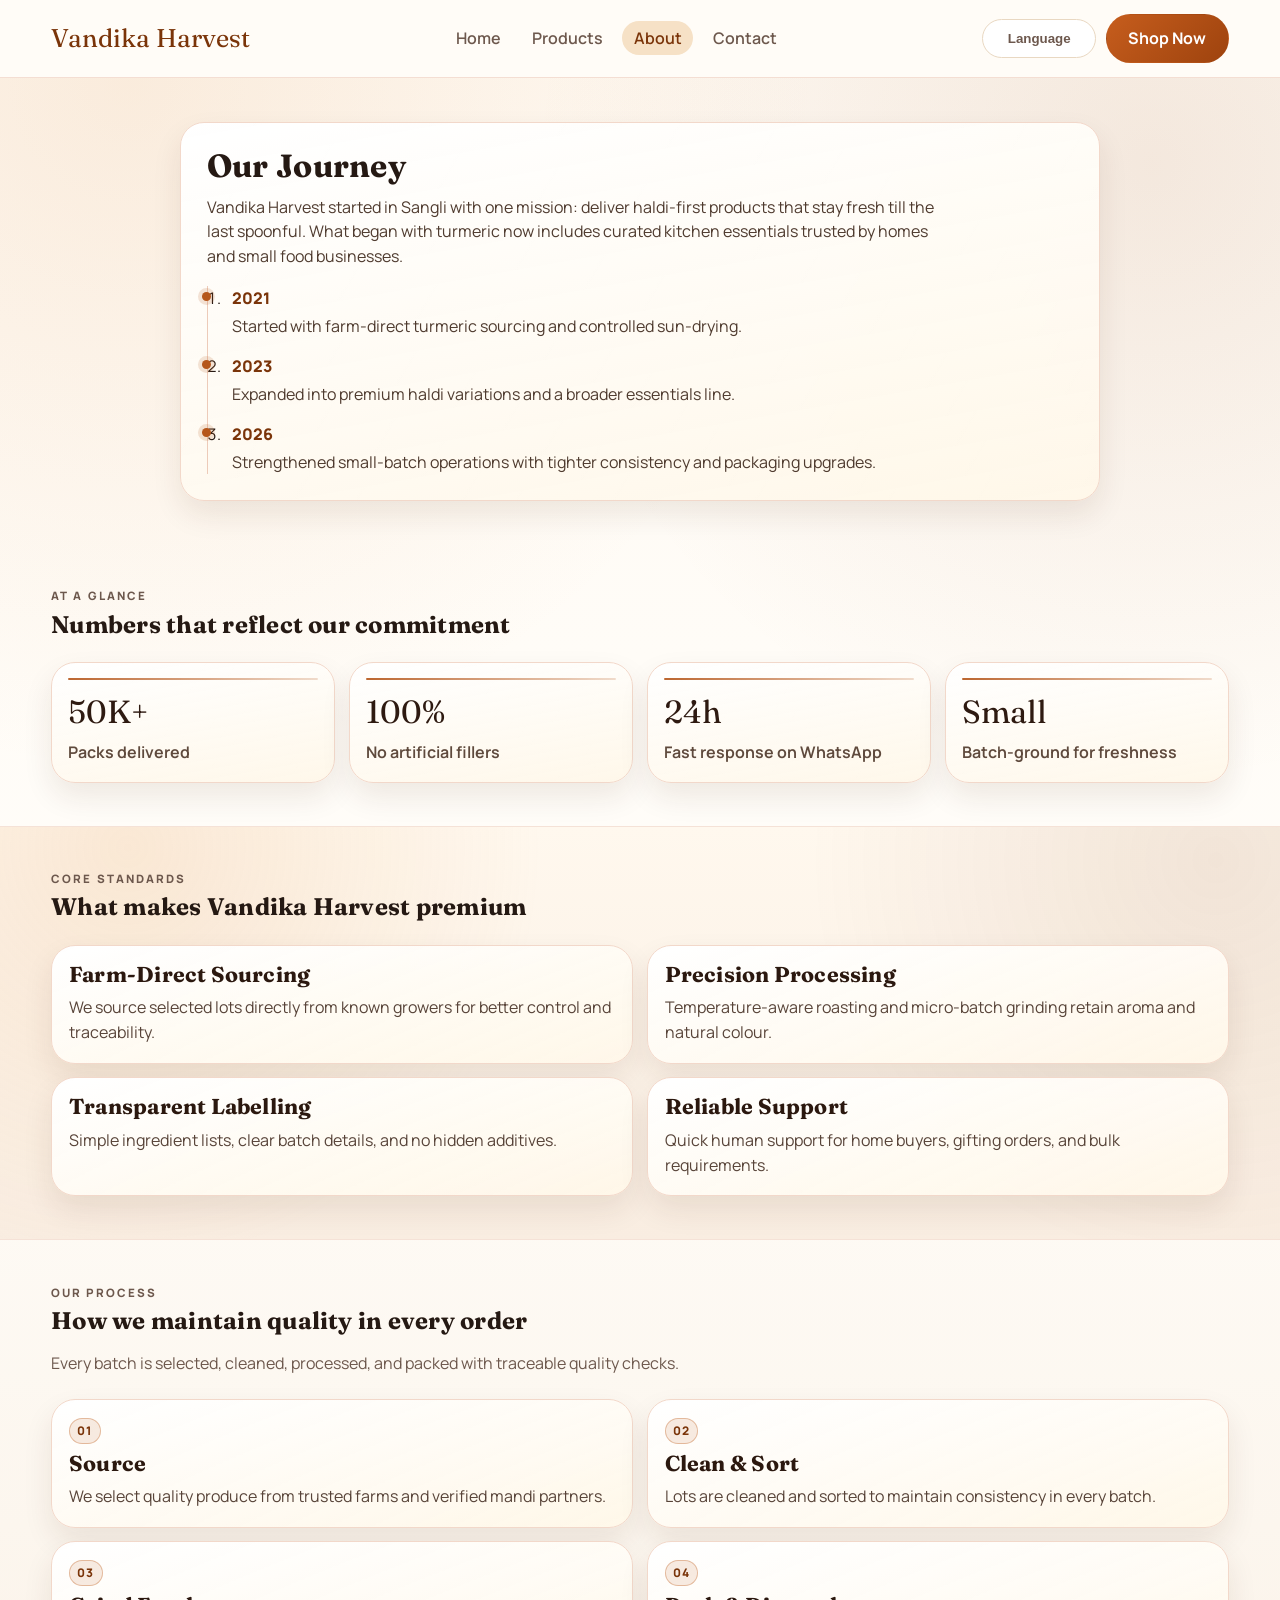
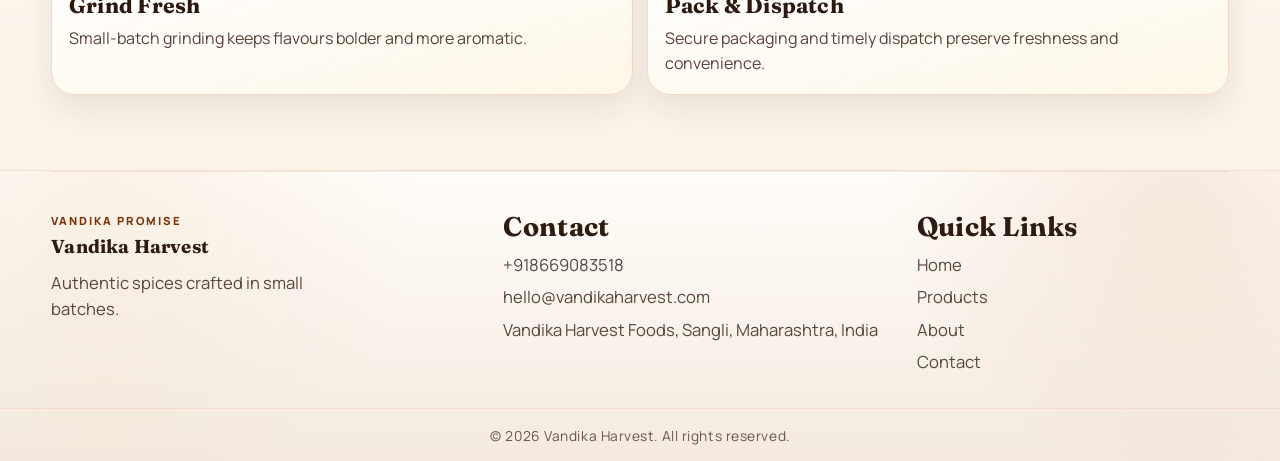
<file: about.html>
<!DOCTYPE html>
<html lang="en">
  <head>
    <meta charset="UTF-8" />
    <meta name="viewport" content="width=device-width, initial-scale=1.0" />
    <title>About Vandika Harvest</title>
    <meta
      name="description"
      content="Learn about Vandika Harvest's sourcing, small-batch grinding process, and quality-first approach."
    />
    <meta property="og:title" content="About Vandika Harvest" />
    <meta
      property="og:description"
      content="Discover the story behind Vandika Harvest and our handcrafted haldi-first products."
    />
    <meta property="og:type" content="website" />
    <meta property="og:image" content="/assets/img/turmeric-classic.svg" />
    <link rel="canonical" href="/about.html" />
    <link rel="stylesheet" href="/assets/css/styles.css" />
  </head>
  <body data-page="about" class="about-page">
    <header id="site-header"></header>
    <main id="main-content">
      <section class="section">
        <div class="container about-story-grid">
          <article class="about-story-card reveal-up">
            <h2>Our Journey</h2>
            <p>
              Vandika Harvest started in Sangli with one mission: deliver haldi-first products that stay fresh till the last spoonful. What began with turmeric now includes curated kitchen essentials trusted by homes and small food businesses.
            </p>
            <ol class="about-timeline" aria-label="Vandika Harvest timeline">
              <li>
                <p class="about-timeline-year">2021</p>
                <p>Started with farm-direct turmeric sourcing and controlled sun-drying.</p>
              </li>
              <li>
                <p class="about-timeline-year">2023</p>
                <p>Expanded into premium haldi variations and a broader essentials line.</p>
              </li>
              <li>
                <p class="about-timeline-year">2026</p>
                <p>Strengthened small-batch operations with tighter consistency and packaging upgrades.</p>
              </li>
            </ol>
          </article>
        </div>
      </section>

      <section class="section">
        <div class="container">
          <div class="section-heading section-heading-split">
            <p class="section-kicker">At a glance</p>
            <h2>Numbers that reflect our commitment</h2>
          </div>
          <div class="about-stats-grid">
            <article class="about-stat-card reveal-up">
              <p class="about-stat-value">50K+</p>
              <p class="about-stat-label">Packs delivered</p>
            </article>
            <article class="about-stat-card reveal-up">
              <p class="about-stat-value">100%</p>
              <p class="about-stat-label">No artificial fillers</p>
            </article>
            <article class="about-stat-card reveal-up">
              <p class="about-stat-value">24h</p>
              <p class="about-stat-label">Fast response on WhatsApp</p>
            </article>
            <article class="about-stat-card reveal-up">
              <p class="about-stat-value">Small</p>
              <p class="about-stat-label">Batch-ground for freshness</p>
            </article>
          </div>
        </div>
      </section>

      <section class="section section-alt-premium">
        <div class="container">
          <div class="section-heading section-heading-split">
            <p class="section-kicker">Core standards</p>
            <h2>What makes Vandika Harvest premium</h2>
          </div>
          <div class="about-values-grid">
            <article class="about-value-card reveal-up">
              <h3>Farm-Direct Sourcing</h3>
              <p>We source selected lots directly from known growers for better control and traceability.</p>
            </article>
            <article class="about-value-card reveal-up">
              <h3>Precision Processing</h3>
              <p>Temperature-aware roasting and micro-batch grinding retain aroma and natural colour.</p>
            </article>
            <article class="about-value-card reveal-up">
              <h3>Transparent Labelling</h3>
              <p>Simple ingredient lists, clear batch details, and no hidden additives.</p>
            </article>
            <article class="about-value-card reveal-up">
              <h3>Reliable Support</h3>
              <p>Quick human support for home buyers, gifting orders, and bulk requirements.</p>
            </article>
          </div>
        </div>
      </section>

      <section class="section">
        <div class="container">
          <div class="section-heading section-heading-split">
            <p class="section-kicker">Our process</p>
            <h2>How we maintain quality in every order</h2>
            <p>Every batch is selected, cleaned, processed, and packed with traceable quality checks.</p>
          </div>
          <div class="about-process-grid">
            <article class="about-process-card reveal-up">
              <p class="about-process-step">01</p>
              <h3>Source</h3>
              <p>We select quality produce from trusted farms and verified mandi partners.</p>
            </article>
            <article class="about-process-card reveal-up">
              <p class="about-process-step">02</p>
              <h3>Clean & Sort</h3>
              <p>Lots are cleaned and sorted to maintain consistency in every batch.</p>
            </article>
            <article class="about-process-card reveal-up">
              <p class="about-process-step">03</p>
              <h3>Grind Fresh</h3>
              <p>Small-batch grinding keeps flavours bolder and more aromatic.</p>
            </article>
            <article class="about-process-card reveal-up">
              <p class="about-process-step">04</p>
              <h3>Pack & Dispatch</h3>
              <p>Secure packaging and timely dispatch preserve freshness and convenience.</p>
            </article>
          </div>
        </div>
      </section>

    </main>
    <footer id="site-footer"></footer>
    <script type="module" src="/js/components.js"></script>
  </body>
</html>
</file>
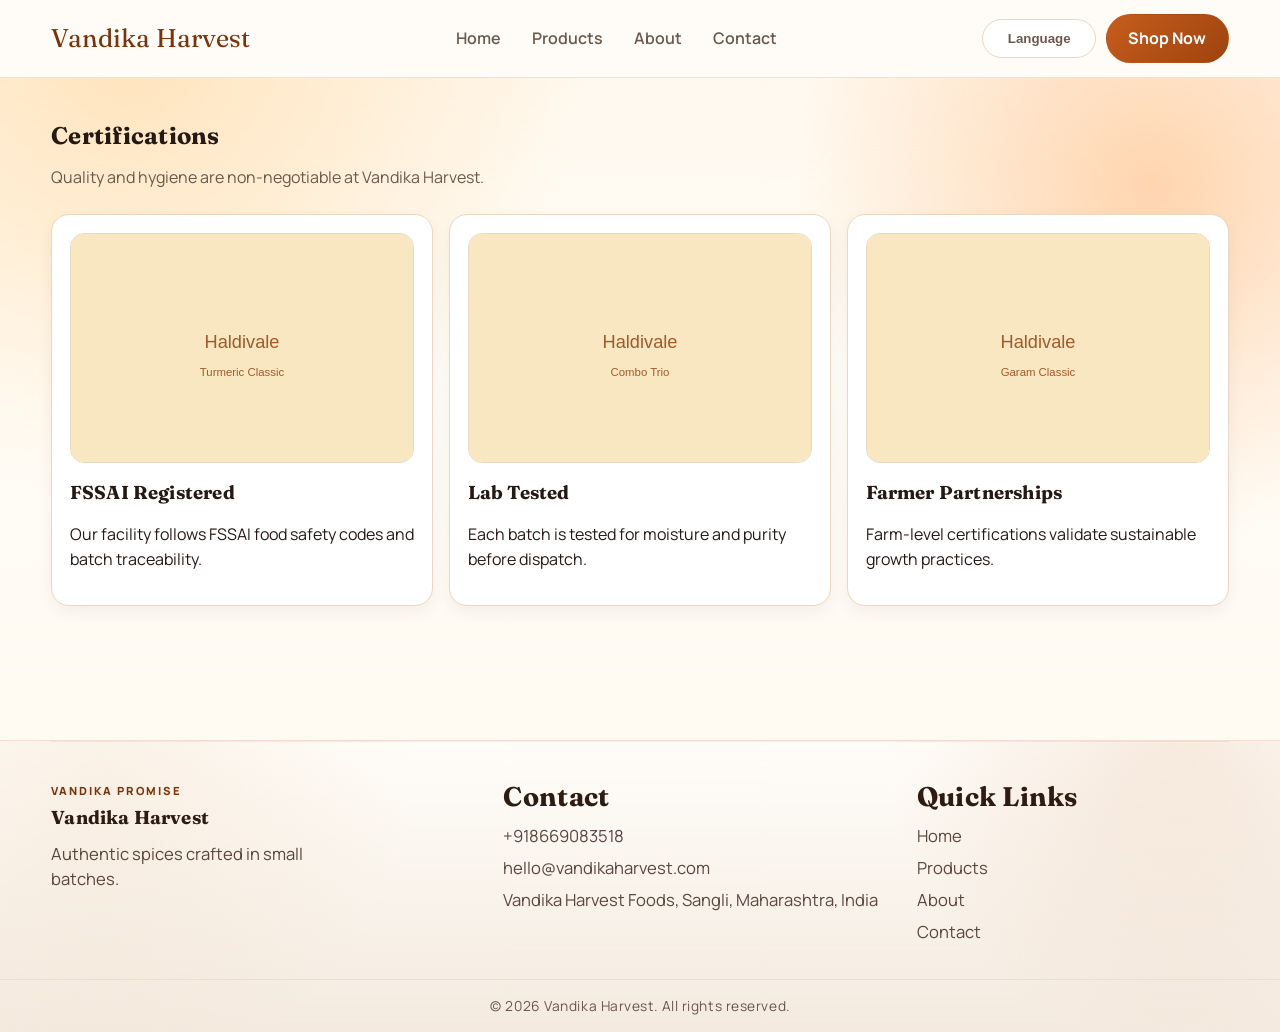
<file: certifications.html>
<!DOCTYPE html>
<html lang="en">
  <head>
    <meta charset="UTF-8" />
    <meta name="viewport" content="width=device-width, initial-scale=1.0" />
    <title>Vandika Harvest Certifications</title>
    <meta
      name="description"
      content="View Vandika Harvest quality certifications and compliance highlights."
    />
    <meta property="og:title" content="Vandika Harvest Certifications" />
    <meta
      property="og:description"
      content="Quality and hygiene certifications for Vandika Harvest haldi and essentials."
    />
    <meta property="og:type" content="website" />
    <meta property="og:image" content="/assets/img/turmeric-classic.svg" />
    <link rel="canonical" href="/certifications.html" />
    <link rel="stylesheet" href="/assets/css/styles.css" />
  </head>
  <body data-page="certifications">
    <header id="site-header"></header>
    <main id="main-content">
      <section class="section">
        <div class="container">
          <div class="section-heading">
            <h1>Certifications</h1>
            <p>Quality and hygiene are non-negotiable at Vandika Harvest.</p>
          </div>
          <div class="cert-grid">
            <article>
              <img src="/assets/img/turmeric-classic.svg" alt="FSSAI certification placeholder" />
              <h3>FSSAI Registered</h3>
              <p>Our facility follows FSSAI food safety codes and batch traceability.</p>
            </article>
            <article>
              <img src="/assets/img/combo-trio.svg" alt="Lab report placeholder" />
              <h3>Lab Tested</h3>
              <p>Each batch is tested for moisture and purity before dispatch.</p>
            </article>
            <article>
              <img src="/assets/img/garam-classic.svg" alt="Sourcing certificate placeholder" />
              <h3>Farmer Partnerships</h3>
              <p>Farm-level certifications validate sustainable growth practices.</p>
            </article>
          </div>
        </div>
      </section>
    </main>
    <footer id="site-footer"></footer>
    <script type="module" src="/js/components.js"></script>
  </body>
</html>
</file>
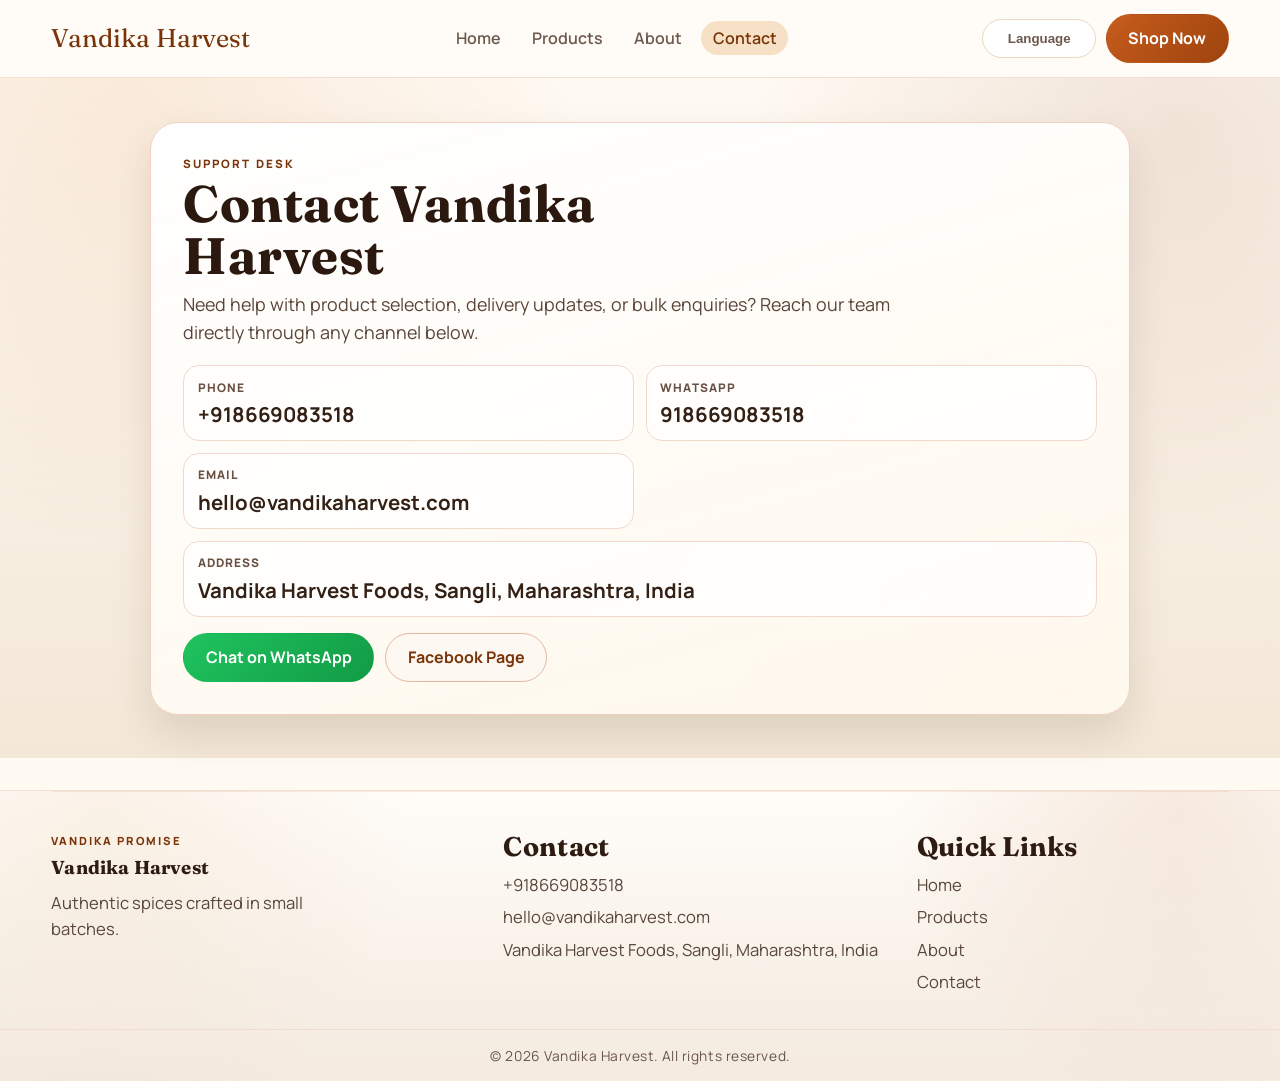
<file: contact.html>
<!DOCTYPE html>
<html lang="en">
  <head>
    <meta charset="UTF-8" />
    <meta name="viewport" content="width=device-width, initial-scale=1.0" />
    <title>Contact Vandika Harvest</title>
    <meta
      name="description"
      content="Contact Vandika Harvest for orders, support, and bulk spice requirements via WhatsApp, phone, or email."
    />
    <meta property="og:title" content="Contact Vandika Harvest" />
    <meta
      property="og:description"
      content="Reach Vandika Harvest quickly for spice orders and support."
    />
    <meta property="og:type" content="website" />
    <meta property="og:image" content="/assets/img/turmeric-classic.svg" />
    <link rel="canonical" href="/contact.html" />
    <link rel="stylesheet" href="/assets/css/styles.css" />
  </head>
  <body data-page="contact">
    <header id="site-header"></header>
    <main id="main-content">
      <section class="section contact-revamp">
        <div class="container">
          <div class="contact-frame reveal-up">
            <p class="section-kicker">Support Desk</p>
            <h1>Contact Vandika Harvest</h1>
            <p class="contact-intro">
              Need help with product selection, delivery updates, or bulk enquiries? Reach our team directly through any
              channel below.
            </p>

            <div class="contact-list" aria-label="Contact channels">
              <article class="contact-item">
                <p class="contact-item-label">Phone</p>
                <p class="contact-item-value">
                  <a id="contact-phone" href="tel:+918669083518">+918669083518</a>
                </p>
              </article>
              <article class="contact-item">
                <p class="contact-item-label">WhatsApp</p>
                <p class="contact-item-value">
                  <a id="contact-whatsapp" href="https://wa.me/918669083518" target="_blank" rel="noopener">918669083518</a>
                </p>
              </article>
              <article class="contact-item">
                <p class="contact-item-label">Email</p>
                <p class="contact-item-value">
                  <a id="contact-email" href="mailto:hello@vandikaharvest.com">hello@vandikaharvest.com</a>
                </p>
              </article>
              <article class="contact-item contact-item-wide">
                <p class="contact-item-label">Address</p>
                <p class="contact-item-value">Vandika Harvest Foods, Sangli, Maharashtra, India</p>
              </article>
            </div>

            <div class="cta-group">
              <a class="btn btn-whatsapp" id="whatsapp-cta" target="_blank" rel="noopener">Chat on WhatsApp</a>
              <a class="btn btn-outline" id="facebook-cta" target="_blank" rel="noopener">Facebook Page</a>
            </div>
          </div>
        </div>
      </section>
    </main>
    <footer id="site-footer"></footer>
    <script type="module" src="/js/components.js"></script>
    <script type="module" src="/js/pages/contact.js"></script>
  </body>
</html>
</file>
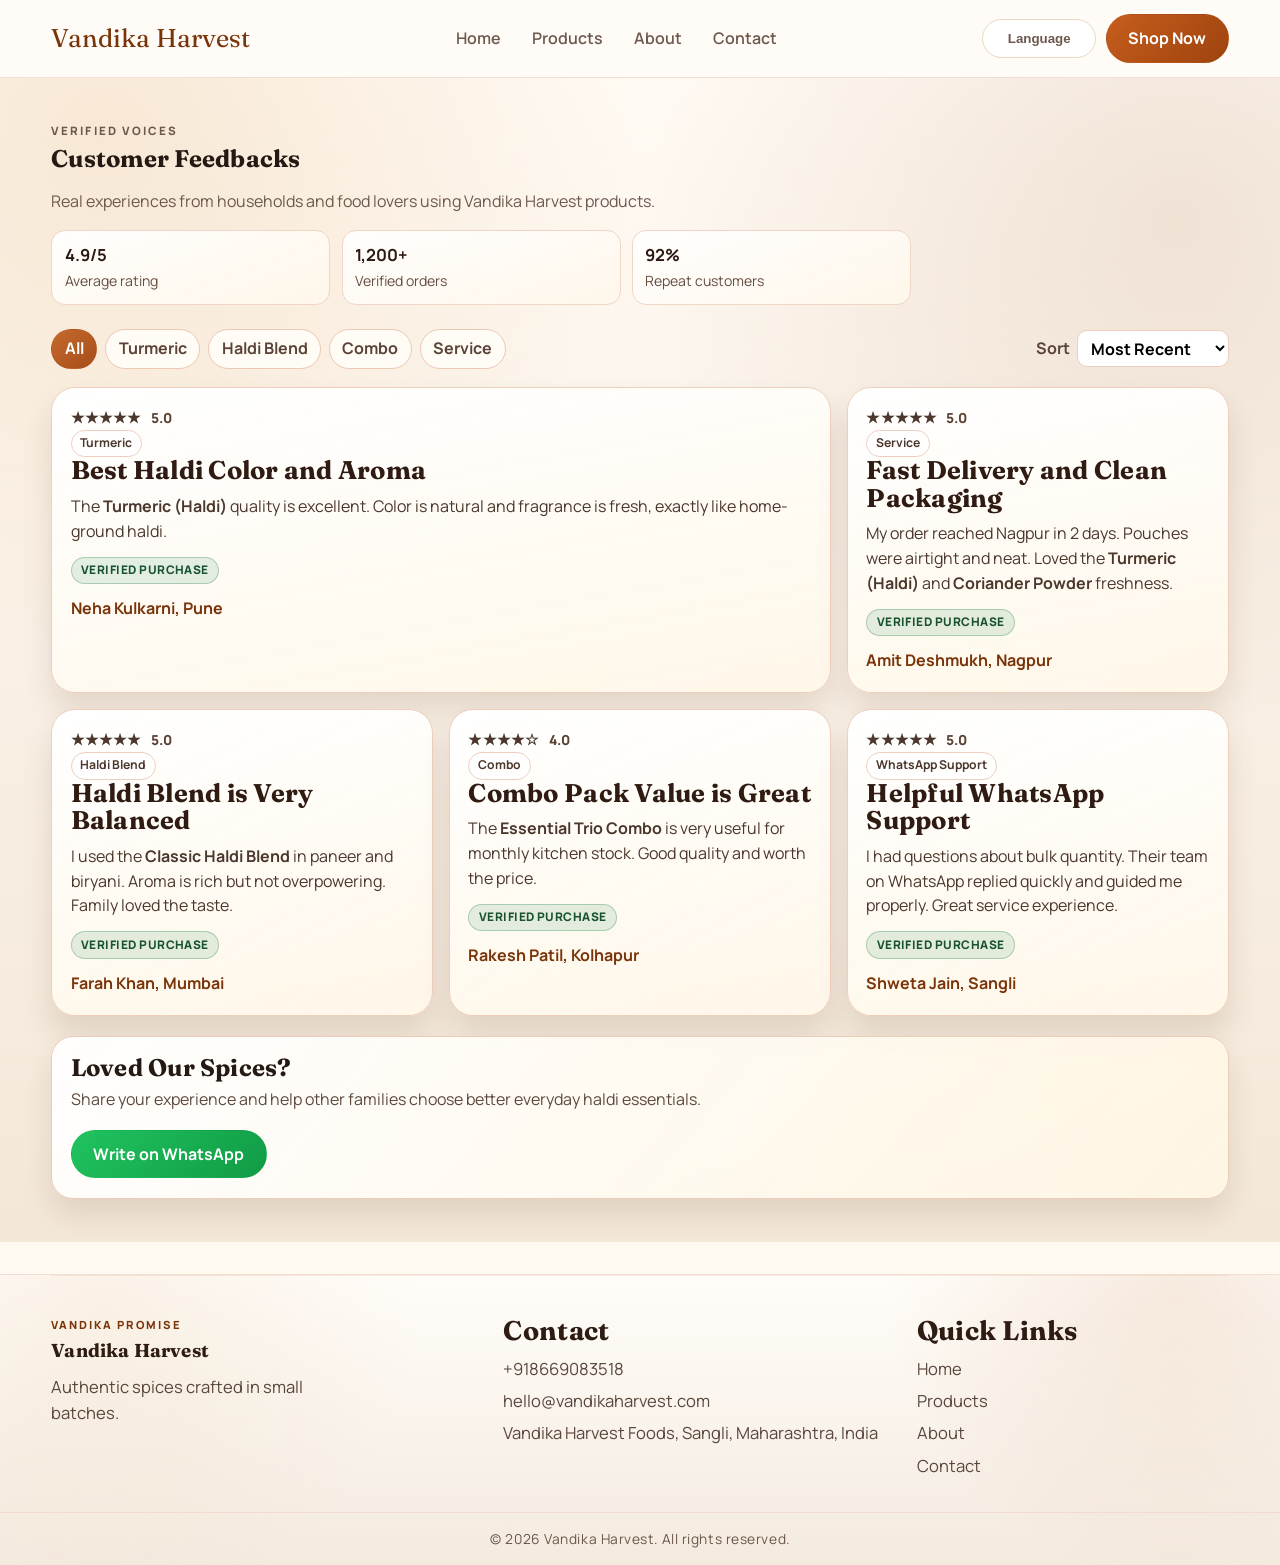
<file: feedbacks.html>
<!DOCTYPE html>
<html lang="en">
  <head>
    <meta charset="UTF-8" />
    <meta name="viewport" content="width=device-width, initial-scale=1.0" />
    <title>Customer Feedbacks | Vandika Harvest</title>
    <meta
      name="description"
      content="Read genuine customer feedback about Vandika Harvest turmeric (haldi) and kitchen essentials."
    />
    <meta property="og:title" content="Customer Feedbacks | Vandika Harvest" />
    <meta
      property="og:description"
      content="See what our customers say about freshness, aroma, quality and delivery experience."
    />
    <meta property="og:type" content="website" />
    <meta property="og:image" content="/assets/img/turmeric-classic.svg" />
    <link rel="canonical" href="/feedbacks.html" />
    <link rel="stylesheet" href="/assets/css/styles.css" />
  </head>
  <body data-page="feedbacks">
    <header id="site-header"></header>
    <main id="main-content">
      <section class="section feedbacks-page">
        <div class="container">
          <div class="section-heading feedbacks-hero">
            <p class="section-kicker">Verified Voices</p>
            <h1>Customer Feedbacks</h1>
            <p>Real experiences from households and food lovers using Vandika Harvest products.</p>
            <div class="feedback-stats" aria-label="Feedback summary">
              <div>
                <strong>4.9/5</strong>
                <span>Average rating</span>
              </div>
              <div>
                <strong>1,200+</strong>
                <span>Verified orders</span>
              </div>
              <div>
                <strong>92%</strong>
                <span>Repeat customers</span>
              </div>
            </div>
          </div>

          <div class="feedback-controls" aria-label="Filter and sort feedback">
            <div class="feedback-filter" role="tablist" aria-label="Feedback categories">
              <button class="feedback-chip active" data-filter="all" type="button" role="tab" aria-selected="true">All</button>
              <button class="feedback-chip" data-filter="turmeric" type="button" role="tab" aria-selected="false">Turmeric</button>
              <button class="feedback-chip" data-filter="haldi-blend" type="button" role="tab" aria-selected="false">Haldi Blend</button>
              <button class="feedback-chip" data-filter="combo" type="button" role="tab" aria-selected="false">Combo</button>
              <button class="feedback-chip" data-filter="service" type="button" role="tab" aria-selected="false">Service</button>
            </div>
            <label class="feedback-sort-label">
              Sort
              <select id="feedback-sort" class="feedback-sort">
                <option value="recent">Most Recent</option>
                <option value="rating">Highest Rated</option>
                <option value="helpful">Most Helpful</option>
              </select>
            </label>
          </div>

          <div class="feedback-grid" id="feedback-grid">
            <article class="feedback-card feedback-featured reveal-up" data-category="turmeric" data-rating="5" data-date="2026-02-10" data-helpful="61">
              <p class="feedback-stars" aria-label="5 star rating">★★★★★ <span>5.0</span></p>
              <p class="feedback-tag">Turmeric</p>
              <h2>Best Haldi Color and Aroma</h2>
              <p>
                The <strong>Turmeric (Haldi)</strong> quality is excellent. Color is natural and fragrance is fresh,
                exactly like home-ground haldi.
              </p>
              <p class="feedback-badge">Verified Purchase</p>
              <p class="feedback-meta">Neha Kulkarni, Pune</p>
            </article>

            <article class="feedback-card reveal-up" data-category="service" data-rating="5" data-date="2026-02-07" data-helpful="49">
              <p class="feedback-stars" aria-label="5 star rating">★★★★★ <span>5.0</span></p>
              <p class="feedback-tag">Service</p>
              <h2>Fast Delivery and Clean Packaging</h2>
              <p>
                My order reached Nagpur in 2 days. Pouches were airtight and neat. Loved the
                <strong>Turmeric (Haldi)</strong> and <strong>Coriander Powder</strong> freshness.
              </p>
              <p class="feedback-badge">Verified Purchase</p>
              <p class="feedback-meta">Amit Deshmukh, Nagpur</p>
            </article>

            <article class="feedback-card reveal-up" data-category="haldi-blend" data-rating="5" data-date="2026-01-28" data-helpful="54">
              <p class="feedback-stars" aria-label="5 star rating">★★★★★ <span>5.0</span></p>
              <p class="feedback-tag">Haldi Blend</p>
              <h2>Haldi Blend is Very Balanced</h2>
              <p>
                I used the <strong>Classic Haldi Blend</strong> in paneer and biryani. Aroma is rich but not overpowering.
                Family loved the taste.
              </p>
              <p class="feedback-badge">Verified Purchase</p>
              <p class="feedback-meta">Farah Khan, Mumbai</p>
            </article>

            <article class="feedback-card reveal-up" data-category="combo" data-rating="4" data-date="2026-01-21" data-helpful="41">
              <p class="feedback-stars" aria-label="4 star rating">★★★★☆ <span>4.0</span></p>
              <p class="feedback-tag">Combo</p>
              <h2>Combo Pack Value is Great</h2>
              <p>
                The <strong>Essential Trio Combo</strong> is very useful for monthly kitchen stock. Good quality and worth the price.
              </p>
              <p class="feedback-badge">Verified Purchase</p>
              <p class="feedback-meta">Rakesh Patil, Kolhapur</p>
            </article>

            <article class="feedback-card reveal-up" data-category="service" data-rating="5" data-date="2026-01-15" data-helpful="47">
              <p class="feedback-stars" aria-label="5 star rating">★★★★★ <span>5.0</span></p>
              <p class="feedback-tag">WhatsApp Support</p>
              <h2>Helpful WhatsApp Support</h2>
              <p>
                I had questions about bulk quantity. Their team on WhatsApp replied quickly and guided me properly.
                Great service experience.
              </p>
              <p class="feedback-badge">Verified Purchase</p>
              <p class="feedback-meta">Shweta Jain, Sangli</p>
            </article>
          </div>

          <div class="feedback-cta reveal-up">
            <h2>Loved Our Spices?</h2>
            <p>Share your experience and help other families choose better everyday haldi essentials.</p>
            <div class="cta-group">
              <a class="btn btn-whatsapp" id="feedback-whatsapp-btn" target="_blank" rel="noopener">Write on WhatsApp</a>
            </div>
          </div>
        </div>
      </section>
    </main>
    <footer id="site-footer"></footer>

    <script type="module" src="/js/components.js"></script>
    <script type="module" src="/js/pages/feedbacks.js"></script>
  </body>
</html>
</file>
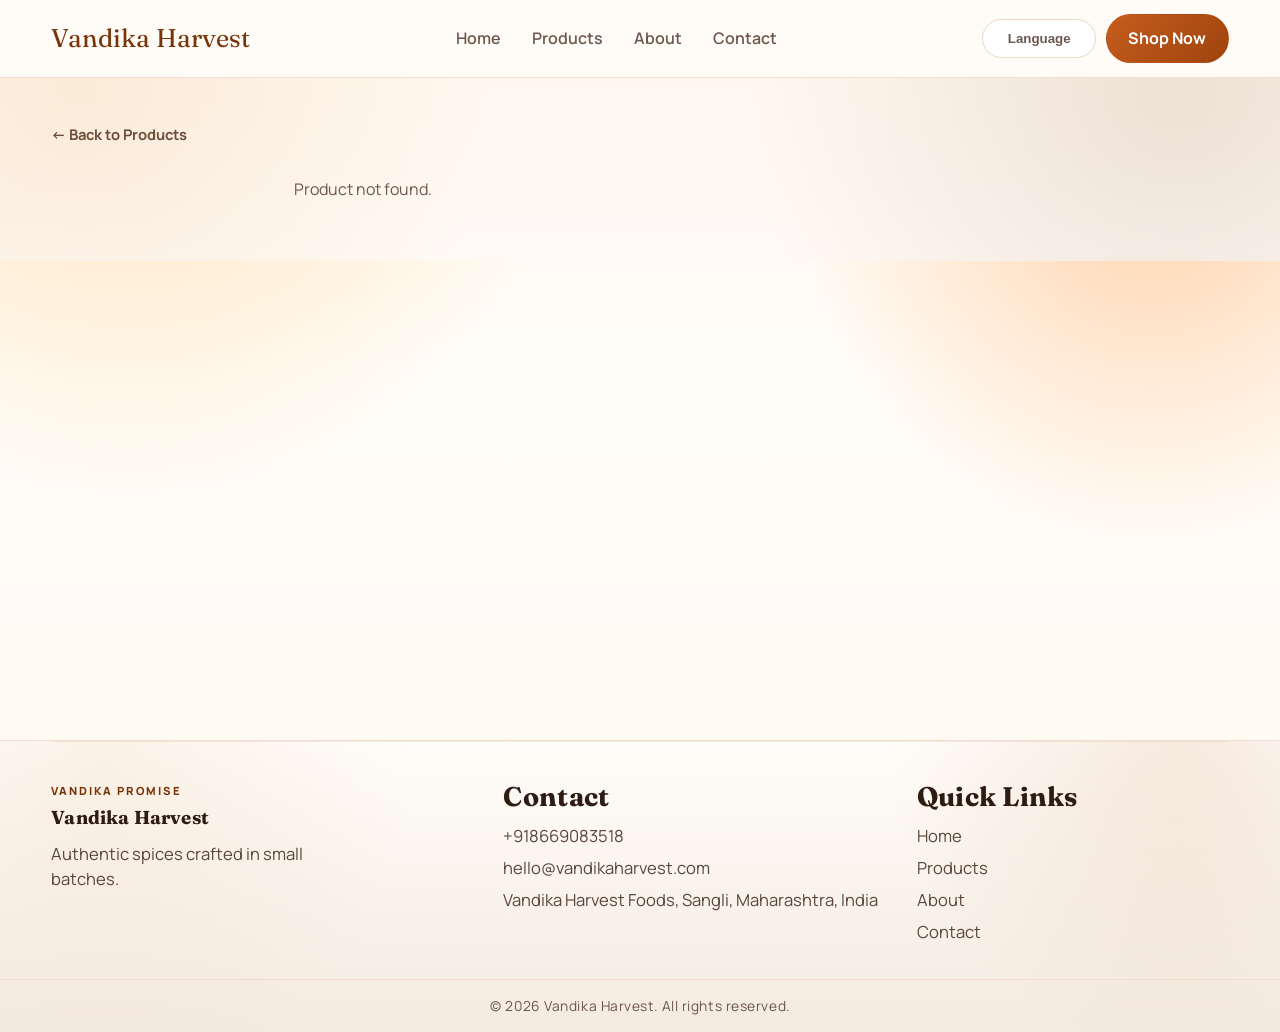
<file: product.html>
<!DOCTYPE html>
<html lang="en">
  <head>
    <meta charset="UTF-8" />
    <meta name="viewport" content="width=device-width, initial-scale=1.0" />
    <title>Vandika Harvest Product Details</title>
    <meta
      name="description"
      content="View detailed product information, specs, and pricing for Vandika Harvest haldi and essentials."
    />
    <meta property="og:title" content="Vandika Harvest Product Details" />
    <meta
      property="og:description"
      content="See product details and order your favorite haldi products on WhatsApp."
    />
    <meta property="og:type" content="website" />
    <meta property="og:image" content="/assets/img/turmeric-classic.svg" />
    <link rel="canonical" href="/product.html" />
    <link rel="stylesheet" href="/assets/css/styles.css" />
  </head>
  <body data-page="product">
    <header id="site-header"></header>
    <main id="main-content">
      <section class="section product-editorial">
        <div class="container">
          <a class="product-back-link" href="/products.html">← Back to Products</a>
          <div id="product-detail" class="product-detail"></div>
        </div>
      </section>
    </main>
    <footer id="site-footer"></footer>

    <script type="module" src="/js/components.js"></script>
    <script type="module" src="/js/pages/product.js"></script>
  </body>
</html>
</file>
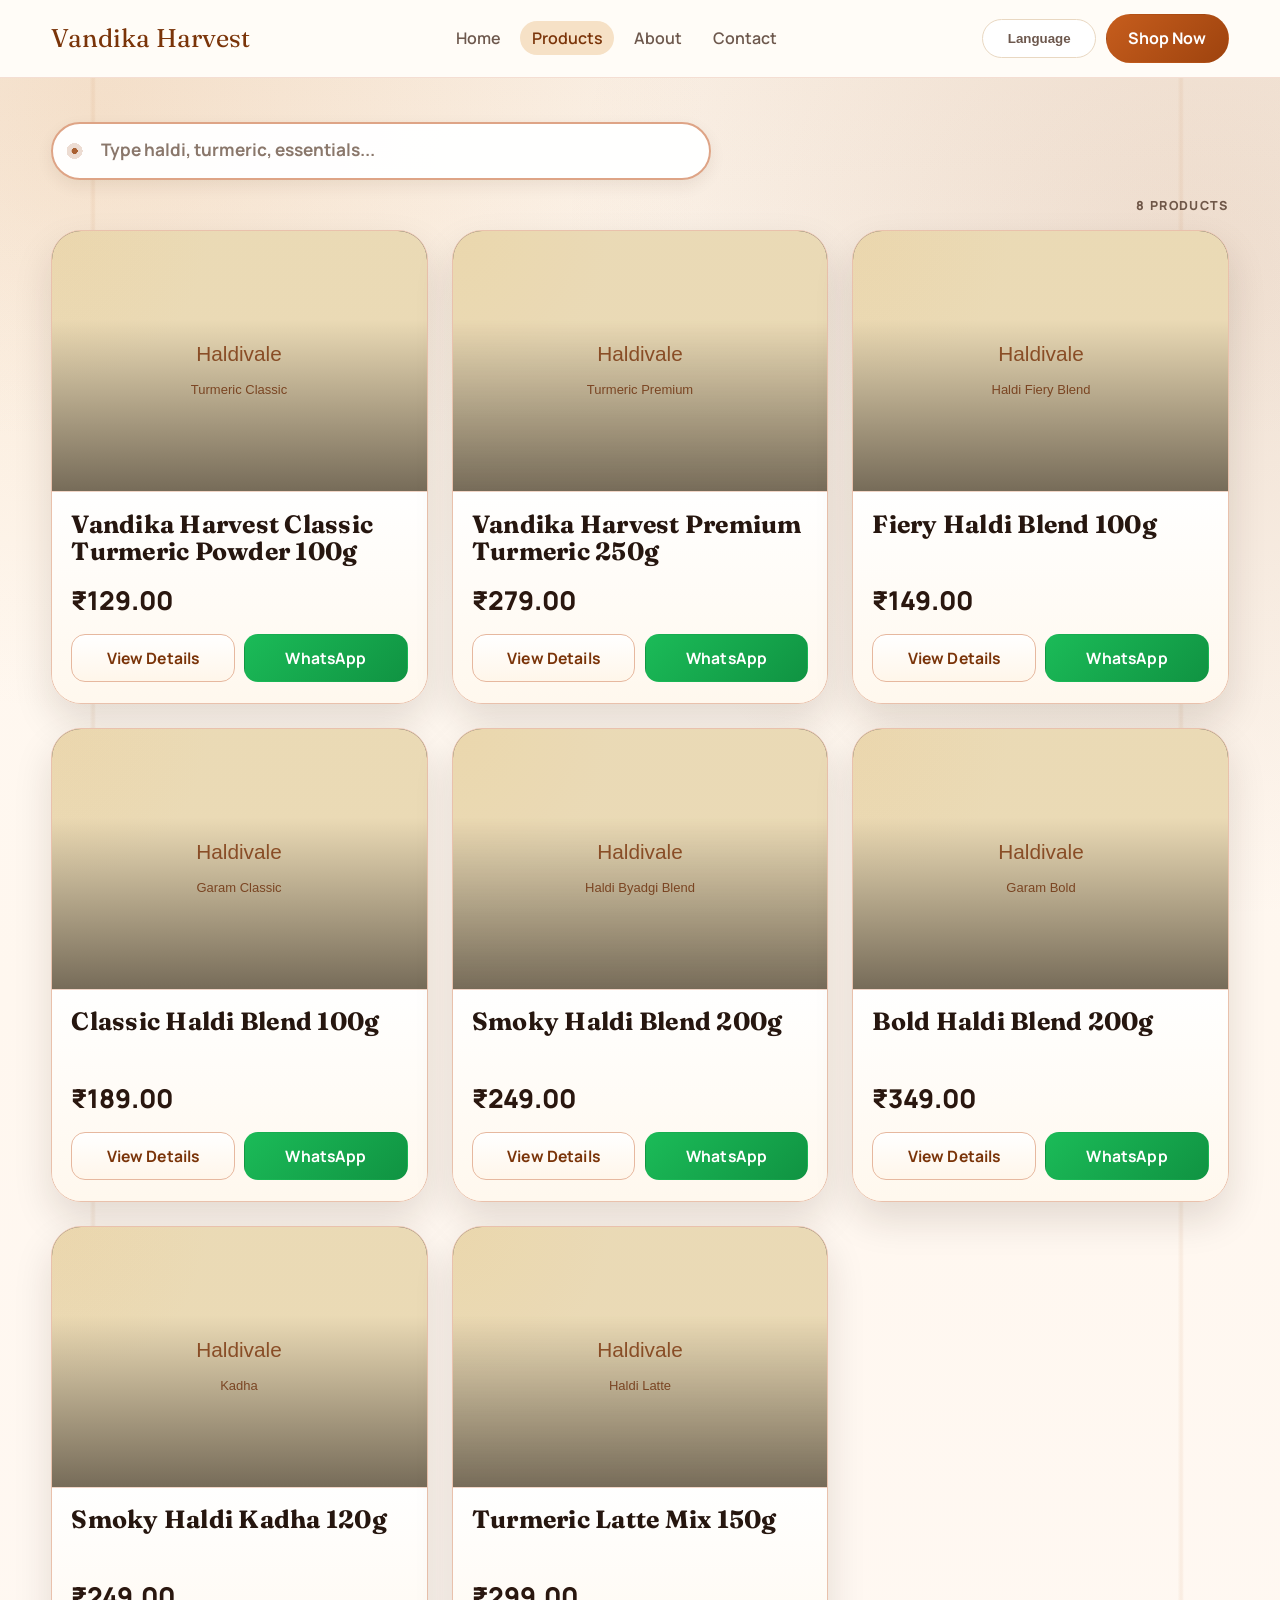
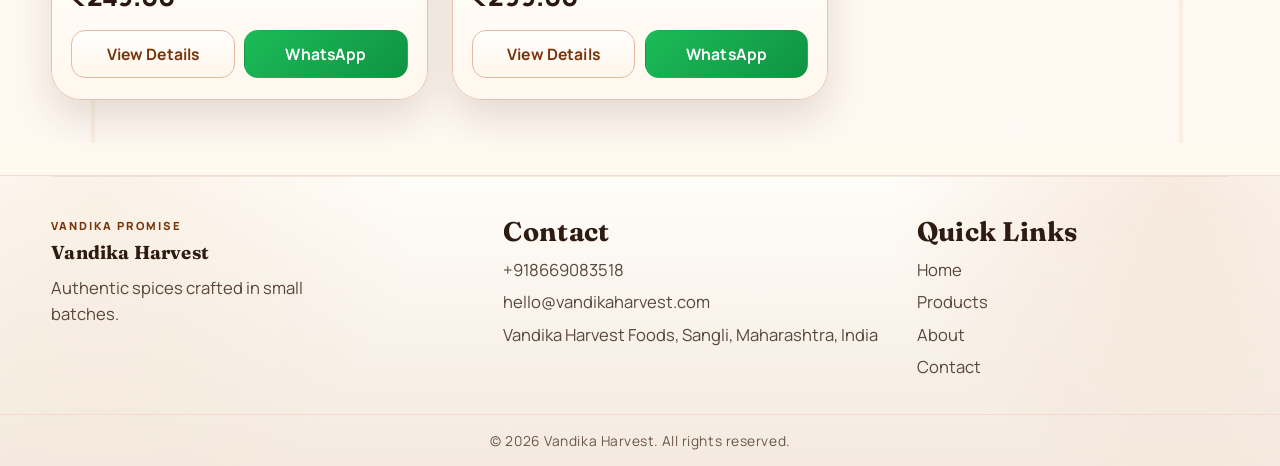
<file: products.html>
<!DOCTYPE html>
<html lang="en">
  <head>
    <meta charset="UTF-8" />
    <meta name="viewport" content="width=device-width, initial-scale=1.0" />
    <title>Vandika Harvest</title>
    <meta
      name="description"
      content="Browse Vandika Harvest haldi and kitchen essentials catalog by category, search products, and sort by price or name."
    />
    <meta property="og:title" content="Vandika Harvest" />
    <meta
      property="og:description"
      content="Explore premium haldi and pantry essentials from Vandika Harvest."
    />
    <meta property="og:type" content="website" />
    <meta property="og:image" content="/assets/img/turmeric-classic.svg" />
    <link rel="canonical" href="/products.html" />
    <link rel="stylesheet" href="/assets/css/styles.css" />
  </head>
  <body data-page="products">
    <header id="site-header"></header>
    <main id="main-content">
      <section class="section products-editorial">
        <div class="container">
          <div class="filters editorial-filters reveal-up">
            <label class="filter-field">
              <input type="search" id="search-input" placeholder="Type haldi, turmeric, essentials..." />
            </label>
          </div>
          <div class="products-meta reveal-up">
            <p class="products-count" id="product-result-count" aria-live="polite"></p>
          </div>
          <div class="product-grid" id="product-grid"></div>
          <p id="product-empty-state" class="empty" hidden>No products matched your filters.</p>
        </div>
      </section>
    </main>
    <footer id="site-footer"></footer>

    <script type="module" src="/js/components.js"></script>
    <script type="module" src="/js/pages/products.js"></script>
  </body>
</html>
</file>
<file: assets/css/styles.css>
@import url('https://fonts.googleapis.com/css2?family=Fraunces:opsz,wght@9..144,600;9..144,700&family=Manrope:wght@400;500;600;700&display=swap');

:root {
  --brand: #bc5c1c;
  --brand-dark: #7a3409;
  --accent: #f6e1c6;
  --accent-2: #fff5e8;
  --text: #251913;
  --muted: #6d584d;
  --surface: #ffffff;
  --surface-soft: #fffaf3;
  --border: #e9d8c2;
  --shadow: 0 18px 45px rgba(94, 45, 17, 0.12);
  --whatsapp: #25d366;
  --radius: 18px;
}

* {
  box-sizing: border-box;
}

html:focus-within {
  scroll-behavior: smooth;
}

body {
  margin: 0;
  color: var(--text);
  background:
    radial-gradient(circle at 10% 5%, #ffe4bd 0, transparent 30%),
    radial-gradient(circle at 90% 18%, #ffd5af 0, transparent 25%),
    linear-gradient(180deg, #fff7eb 0%, #fffdf8 36%, #fff8ed 100%);
  font-family: 'Manrope', 'Segoe UI', sans-serif;
  line-height: 1.55;
}

h1,
h2,
h3,
h4 {
  font-family: 'Fraunces', Georgia, serif;
  line-height: 1.15;
  letter-spacing: 0.01em;
}

a {
  color: inherit;
  text-decoration: none;
}

img {
  display: block;
  max-width: 100%;
  height: auto;
}

ul {
  list-style: none;
  margin: 0;
  padding: 0;
}

main {
  min-height: 70vh;
}

.container {
  width: min(1180px, 92vw);
  margin: 0 auto;
}

.skip-link {
  position: absolute;
  left: 0.75rem;
  top: -100px;
  background: var(--brand-dark);
  color: #fff;
  padding: 0.6rem 1rem;
  border-radius: 10px;
  z-index: 30;
}

.skip-link:focus {
  top: 0.75rem;
}

header {
  position: sticky;
  top: 0;
  z-index: 20;
  backdrop-filter: blur(10px);
  background: #fff9ef;
  background: color-mix(in oklab, #fff 82%, #ffedd2);
  border-bottom: 1px solid #efdcc7;
  border-bottom: 1px solid color-mix(in oklab, var(--brand) 20%, #fff);
}

.nav-bar {
  display: flex;
  align-items: center;
  justify-content: space-between;
  gap: 1rem;
  padding: 0.9rem 0;
}

.logo {
  font-family: 'Fraunces', Georgia, serif;
  font-size: clamp(1.35rem, 2vw, 1.7rem);
  color: var(--brand-dark);
}

.menu-toggle {
  display: none;
  border: 1px solid var(--border);
  background: var(--surface);
  border-radius: 999px;
  padding: 0.45rem 1rem;
  font-weight: 700;
}

nav ul {
  display: flex;
  gap: 0.5rem;
  align-items: center;
  flex-wrap: wrap;
}

nav a {
  color: var(--muted);
  padding: 0.38rem 0.72rem;
  border-radius: 999px;
  font-weight: 600;
}

nav a.active {
  background: var(--accent);
  color: var(--brand-dark);
}

.header-actions {
  display: inline-flex;
  align-items: center;
  gap: 0.6rem;
}

.lang-switcher {
  position: relative;
}

.lang-btn {
  min-width: 7.1rem;
  padding: 0.64rem 0.95rem;
}

.lang-menu {
  position: absolute;
  right: 0;
  top: calc(100% + 0.45rem);
  z-index: 35;
  min-width: 230px;
  padding: 0.7rem;
  border-radius: 14px;
  border: 1px solid color-mix(in oklab, var(--brand) 30%, #fff);
  background: #fffaf3;
  box-shadow: 0 16px 28px rgba(44, 23, 10, 0.15);
}

#google_translate_element .goog-te-gadget {
  font-size: 0.86rem !important;
  color: var(--muted) !important;
  font-family: inherit !important;
}

#google_translate_element .goog-te-combo {
  width: 100%;
  font: inherit;
  border-radius: 10px;
  border: 1px solid var(--border);
  padding: 0.5rem 0.6rem;
  background: #fff;
}

#google_translate_element .goog-logo-link,
#google_translate_element .goog-te-gadget span {
  display: none !important;
}

.btn {
  display: inline-flex;
  justify-content: center;
  align-items: center;
  border-radius: 999px;
  padding: 0.68rem 1.35rem;
  border: 1px solid transparent;
  font-weight: 700;
  cursor: pointer;
  transition: transform 0.2s ease, box-shadow 0.2s ease;
}

.btn:hover {
  transform: translateY(-2px);
  box-shadow: 0 8px 22px rgba(29, 17, 9, 0.14);
}

.btn:focus-visible,
input:focus-visible,
textarea:focus-visible,
select:focus-visible,
button:focus-visible,
a:focus-visible {
  outline: 3px solid #d27736;
  outline: 3px solid color-mix(in oklab, #fff 20%, var(--brand));
  outline-offset: 2px;
}

.btn-primary {
  background: linear-gradient(135deg, #c65d1d, #9e430e);
  color: #fff;
}

.btn-outline {
  color: var(--brand-dark);
  border-color: #d9ab82;
  border-color: color-mix(in oklab, var(--brand) 45%, #fff);
  background: #fff6ea;
  background: color-mix(in oklab, #fff 78%, var(--accent));
}

.btn-muted {
  background: var(--surface);
  border-color: var(--border);
  color: var(--muted);
}

.btn-whatsapp {
  background: linear-gradient(135deg, #20c35f, #119b45);
  color: #fff;
}

.btn[aria-disabled='true'] {
  pointer-events: none;
  opacity: 0.6;
}

.hero {
  position: relative;
  overflow: hidden;
  min-height: 62vh;
  display: grid;
  align-items: center;
  padding: clamp(2.2rem, 4vw, 4.2rem) 0;
}

.hero-bg-video {
  position: absolute;
  inset: 0;
  width: 100%;
  height: 100%;
  object-fit: cover;
  z-index: 0;
}

.hero-overlay {
  position: absolute;
  inset: 0;
  background: linear-gradient(
    96deg,
    rgba(14, 11, 8, 0.78) 0%,
    rgba(14, 11, 8, 0.58) 38%,
    rgba(14, 11, 8, 0.24) 62%,
    rgba(14, 11, 8, 0.06) 100%
  );
  z-index: 1;
}

.hero .container {
  position: relative;
  z-index: 2;
}

.hero-panel {
  max-width: 760px;
  padding: clamp(0.4rem, 1vw, 0.8rem) 0;
  color: #fff8ef;
  text-shadow: 0 8px 24px rgba(0, 0, 0, 0.4);
}

.hero h1 {
  margin: 0.4rem 0 0.8rem;
  font-size: clamp(2.2rem, 5vw, 4rem);
  color: #fff;
}

.hero-lead {
  margin: 0;
  color: rgba(255, 247, 236, 0.92);
  font-size: clamp(1.04rem, 1.9vw, 1.15rem);
  max-width: 62ch;
}

.hero-tags {
  margin-top: 1rem;
  display: flex;
  flex-wrap: wrap;
  gap: 0.55rem;
}

.hero-tags span {
  padding: 0.35rem 0.7rem;
  border-radius: 999px;
  background: rgba(0, 0, 0, 0.32);
  border: 1px solid rgba(255, 255, 255, 0.28);
  font-weight: 700;
  font-size: 0.82rem;
  color: #fff7ea;
}

.eyebrow {
  display: inline-flex;
  text-transform: uppercase;
  letter-spacing: 0.18em;
  font-size: 0.78rem;
  font-weight: 700;
  color: #fff;
  background: rgba(0, 0, 0, 0.35);
  border: 1px solid rgba(255, 255, 255, 0.3);
  border-radius: 999px;
  padding: 0.34rem 0.8rem;
}

.cta-group {
  display: flex;
  flex-wrap: wrap;
  gap: 0.7rem;
  margin-top: 1.1rem;
}

.section {
  padding: 2.7rem 0;
}

.section.alt {
  background: color-mix(in oklab, var(--surface) 72%, #fff3e2);
  border-top: 1px solid var(--border);
  border-bottom: 1px solid var(--border);
}

.section.info {
  background: color-mix(in oklab, var(--accent-2) 72%, #fff);
}

.section-heading {
  margin-bottom: 1.5rem;
}

.section-heading h1,
.section-heading h2 {
  margin: 0;
}

.section-heading p {
  color: var(--muted);
}

.section-heading-split {
  max-width: 760px;
}

.section-kicker {
  margin: 0 0 0.35rem;
  text-transform: uppercase;
  letter-spacing: 0.18em;
  font-size: 0.72rem;
  font-weight: 800;
  color: var(--brand-dark);
}

.section-categories {
  position: relative;
  overflow: hidden;
  background:
    radial-gradient(circle at 8% 24%, rgba(255, 209, 158, 0.35), transparent 30%),
    radial-gradient(circle at 92% 8%, rgba(247, 187, 126, 0.2), transparent 34%),
    linear-gradient(180deg, #fffaf3 0%, #fff7ee 100%);
  border-top: 1px solid color-mix(in oklab, var(--brand) 22%, #fff);
  border-bottom: 1px solid color-mix(in oklab, var(--brand) 18%, #fff);
}

.section-categories .section-heading h2 {
  font-size: clamp(1.9rem, 3.2vw, 2.5rem);
}

.category-list {
  list-style: none;
  margin: 0;
  padding: 0;
}

.category-carousel {
  --slides-per-view: 1;
  display: grid;
  grid-template-columns: auto 1fr auto;
  gap: 0.7rem;
  align-items: center;
}

.category-viewport {
  overflow: hidden;
  padding: 0.2rem 0;
  perspective: 1100px;
}

.category-carousel-track {
  display: flex;
  gap: 1rem;
  transition: transform 0.55s cubic-bezier(0.22, 1, 0.36, 1);
  will-change: transform;
}

.category-slide {
  min-width: 100%;
  transition: transform 0.45s ease, opacity 0.35s ease;
}

.category-slide a {
  position: relative;
  display: block;
  gap: 0;
  overflow: hidden;
  border-radius: 24px;
  border: 1px solid color-mix(in oklab, var(--brand) 38%, #fff);
  background: #0f0b08;
  box-shadow: 0 18px 36px rgba(46, 23, 9, 0.2);
  height: clamp(360px, 56vw, 560px);
  color: #301f17;
  transform: scale(0.98);
  transition: transform 0.4s ease, box-shadow 0.3s ease, border-color 0.3s ease;
}

.category-slide a::after {
  content: '';
  position: absolute;
  inset: 0;
  background: linear-gradient(180deg, rgba(16, 10, 6, 0.05) 32%, rgba(16, 10, 6, 0.82) 100%);
  z-index: 1;
}

.category-slide.is-active a {
  transform: scale(1);
  border-color: color-mix(in oklab, var(--brand) 62%, #fff);
  box-shadow: 0 24px 44px rgba(48, 24, 9, 0.26);
  z-index: 2;
}

.category-slide img {
  position: absolute;
  inset: 0;
  width: 100%;
  height: 100%;
  object-fit: cover;
  border-radius: inherit;
  border: 0;
  background: #121212;
}

.category-slide a.type-yellow img {
  filter: saturate(1.18) hue-rotate(-12deg) brightness(1.05);
}

.category-slide a.type-white img {
  filter: saturate(0.2) contrast(0.92) brightness(1.14);
}

.category-slide a.type-black img {
  filter: saturate(0.45) brightness(0.58) contrast(1.12);
}

.category-slide-content {
  position: absolute;
  left: clamp(1rem, 2vw, 1.4rem);
  right: clamp(1rem, 2vw, 1.4rem);
  bottom: clamp(1rem, 2.3vw, 1.6rem);
  z-index: 2;
  color: #fff7ec;
  max-width: 70ch;
}

.category-slide-kicker {
  margin: 0 0 0.4rem;
  text-transform: uppercase;
  letter-spacing: 0.16em;
  font-weight: 700;
  font-size: 0.72rem;
  color: rgba(255, 240, 223, 0.86);
}

.category-slide-label {
  margin: 0;
  font-size: clamp(1.45rem, 3vw, 2.25rem);
  font-weight: 800;
  line-height: 1.2;
  padding: 0;
  color: #fff;
}

.category-slide-note {
  margin: 0.52rem 0 0;
  padding: 0;
  color: rgba(255, 244, 229, 0.95);
  font-size: clamp(0.95rem, 1.2vw, 1.08rem);
  line-height: 1.42;
}

.category-slide:not(.is-active) a:hover {
  transform: scale(0.995);
  border-color: color-mix(in oklab, var(--brand) 55%, #fff);
  box-shadow: 0 22px 34px rgba(61, 30, 9, 0.22);
}

.category-slide.is-active a:hover {
  transform: scale(1.01);
}

.category-slide a:focus-visible {
  border-color: color-mix(in oklab, var(--brand) 60%, #fff);
  box-shadow: 0 0 0 3px color-mix(in oklab, var(--brand) 34%, #fff), 0 20px 34px rgba(61, 30, 9, 0.18);
}

.carousel-btn {
  width: 2.7rem;
  height: 2.7rem;
  border-radius: 999px;
  border: 1px solid color-mix(in oklab, var(--brand) 40%, #fff);
  background: rgba(255, 253, 248, 0.98);
  color: #4a2e1e;
  font-size: 1.45rem;
  line-height: 1;
  cursor: pointer;
  box-shadow: 0 12px 24px rgba(53, 30, 12, 0.14);
}

.carousel-btn:hover {
  transform: translateY(-1px);
}

.carousel-btn:disabled {
  opacity: 0.4;
  cursor: not-allowed;
  transform: none;
}

.carousel-dots {
  display: flex;
  justify-content: center;
  gap: 0.45rem;
  margin-top: 1rem;
}

.carousel-dot {
  width: 0.56rem;
  height: 0.56rem;
  border-radius: 999px;
  border: 0;
  background: rgba(97, 64, 42, 0.25);
  cursor: pointer;
}

.carousel-dot.active {
  width: 1.6rem;
  background: linear-gradient(90deg, #bf6325, #a04711);
}

.product-grid {
  display: grid;
  grid-template-columns: repeat(auto-fit, minmax(285px, 1fr));
  gap: 1.5rem;
}

.product-card {
  position: relative;
  display: grid;
  grid-template-rows: 260px auto;
  background: linear-gradient(180deg, #fffdf9 0%, #fff7ec 100%);
  border-radius: 30px;
  border: 1px solid color-mix(in oklab, var(--brand) 38%, #fff);
  overflow: hidden;
  box-shadow:
    0 18px 38px rgba(38, 22, 8, 0.13),
    inset 0 1px 0 rgba(255, 255, 255, 0.78);
  transition: transform 0.24s ease, box-shadow 0.24s ease;
}

.product-card:hover {
  transform: translateY(-10px);
  box-shadow:
    0 34px 52px rgba(33, 18, 5, 0.23),
    inset 0 1px 0 rgba(255, 255, 255, 0.85);
}

.product-thumb {
  position: relative;
  display: block;
  isolation: isolate;
  background: #22160f;
}

.product-thumb::after {
  content: '';
  position: absolute;
  inset: 0;
  background:
    linear-gradient(180deg, rgba(17, 11, 8, 0.06) 34%, rgba(17, 11, 8, 0.56) 100%),
    radial-gradient(circle at 0 0, rgba(250, 217, 161, 0.28), transparent 34%);
  pointer-events: none;
  z-index: 1;
}

.product-thumb::before {
  content: '';
  position: absolute;
  inset: 0;
  z-index: 2;
  background: linear-gradient(115deg, transparent 24%, rgba(255, 255, 255, 0.35) 38%, transparent 50%);
  transform: translateX(-135%);
  transition: transform 0.7s ease;
}

.product-card:hover .product-thumb::before {
  transform: translateX(135%);
}

.product-thumb img {
  width: 100%;
  height: 100%;
  object-fit: cover;
  transition: transform 0.5s ease;
}

.product-card:hover .product-thumb img {
  transform: scale(1.06);
}

.product-content {
  display: flex;
  flex-direction: column;
  gap: 0.6rem;
  padding: 1.15rem 1.2rem 1.3rem;
  border-top: 1px solid color-mix(in oklab, var(--brand) 26%, #fff);
  background: linear-gradient(180deg, rgba(255, 255, 255, 0.95), rgba(255, 248, 238, 0.92));
}

.product-content h3 {
  margin: 0;
  font-size: clamp(1.3rem, 1.95vw, 1.62rem);
  line-height: 1.08;
  min-height: 2.3em;
}

.product-content h3 a {
  color: #26160f;
}

.price {
  font-size: 1.62rem;
  font-weight: 800;
  color: #2a170f;
}

.product-price-row {
  display: flex;
  justify-content: flex-start;
  align-items: center;
  margin-top: 0.15rem;
  gap: 0.65rem;
}

.product-price-row .btn,
.product-cta-row .btn,
.product-actions .btn {
  width: auto;
}

.product-cta-row {
  display: grid;
  grid-template-columns: 1fr 1fr;
  gap: 0.62rem;
  margin-top: 0.28rem;
}

.product-cta-row .btn {
  min-height: 46px;
  border-radius: 14px;
  font-size: 0.98rem;
  letter-spacing: 0.01em;
}

.product-cta-row .btn-outline {
  background: linear-gradient(180deg, #fff, #fff6ea);
  border-color: color-mix(in oklab, var(--brand) 44%, #fff);
}

.product-cta-row .btn-whatsapp {
  background: linear-gradient(135deg, #1bbb58, #109342);
}

.product-card.added {
  box-shadow: 0 0 0 3px color-mix(in oklab, var(--brand) 40%, #fff), 0 16px 30px rgba(33, 18, 5, 0.14);
}

.filters {
  display: grid;
  grid-template-columns: repeat(auto-fit, minmax(200px, 1fr));
  gap: 0.95rem;
  margin-bottom: 1rem;
}

.filters label {
  display: grid;
  gap: 0.45rem;
  color: var(--muted);
  font-weight: 700;
}

.filters input,
.filters select,
.contact-form input,
.contact-form textarea {
  width: 100%;
  font: inherit;
  border-radius: 10px;
  border: 1px solid var(--border);
  background: #fff;
  padding: 0.62rem 0.74rem;
}

.products-editorial {
  position: relative;
  background:
    radial-gradient(circle at 8% 2%, rgba(224, 169, 111, 0.23), transparent 30%),
    radial-gradient(circle at 94% 12%, rgba(145, 75, 27, 0.14), transparent 34%),
    linear-gradient(180deg, #fff9f1 0%, #fff7ef 55%, #fff8f2 100%);
}

.products-editorial::before {
  content: '';
  position: absolute;
  inset: 0;
  pointer-events: none;
  background:
    linear-gradient(90deg, transparent 0 7%, rgba(191, 114, 52, 0.08) 7.2% 7.35%, transparent 7.5% 92%, rgba(191, 114, 52, 0.08) 92.2% 92.35%, transparent 92.5%),
    linear-gradient(180deg, rgba(176, 97, 40, 0.06), transparent 22%);
}

.products-hero {
  max-width: 820px;
  margin-bottom: 1.15rem;
  position: relative;
  z-index: 1;
}

.products-hero h1 {
  margin: 0.15rem 0 0;
  font-size: clamp(2.2rem, 4.6vw, 3.9rem);
  line-height: 0.98;
  max-width: 18ch;
  color: #23150f;
  letter-spacing: -0.01em;
}

.products-hero p {
  margin: 0.82rem 0 0;
  color: #5e493d;
  font-size: clamp(1.03rem, 1.75vw, 1.22rem);
  max-width: 56ch;
}

.products-hero-accents {
  display: flex;
  gap: 0.5rem;
  margin-top: 1rem;
}

.products-hero-accents span {
  height: 4px;
  border-radius: 999px;
  background: linear-gradient(90deg, #b95f1f, #d68849);
}

.products-hero-accents span:first-child {
  width: 112px;
}

.products-hero-accents span:last-child {
  width: 42px;
  opacity: 0.55;
}

.products-value-chips {
  margin: 0.9rem 0 0;
  display: flex;
  flex-wrap: wrap;
  gap: 0.52rem;
}

.products-value-chips li {
  border-radius: 999px;
  border: 1px solid color-mix(in oklab, var(--brand) 34%, #fff);
  background: rgba(255, 252, 246, 0.9);
  padding: 0.34rem 0.72rem;
  font-size: 0.78rem;
  font-weight: 700;
  color: #684f42;
  letter-spacing: 0.03em;
}

.editorial-filters {
  align-items: start;
  grid-template-columns: minmax(0, 1fr);
  gap: 0.5rem;
  padding: 0;
  max-width: 960px;
  margin-inline: 0;
}

.editorial-filters::before {
  content: none;
}

.filter-field {
  display: flex;
  flex-direction: column;
  gap: 0.48rem;
  padding: 0;
  max-width: 660px;
}

.editorial-filters label span {
  display: inline-flex;
  align-items: center;
  gap: 0.36rem;
  color: #5b3e31;
  font-size: 0.82rem;
  text-transform: uppercase;
  letter-spacing: 0.09em;
  font-weight: 800;
  margin-bottom: 0;
  line-height: 1;
}

.editorial-filters label span i {
  font-style: normal;
  font-size: 0.8rem;
  opacity: 0.72;
}

.editorial-filters input,
.editorial-filters select {
  border-radius: 999px;
  border: 2px solid color-mix(in oklab, var(--brand) 56%, #fff);
  background: rgba(255, 255, 255, 0.96);
  min-height: 58px;
  padding: 0.72rem 1.05rem 0.72rem 3rem;
  font-size: 1.08rem;
  font-weight: 600;
  color: #2f1e15;
  background-image:
    radial-gradient(circle at 1.35rem 50%, rgba(163, 85, 36, 0.92) 0 3px, transparent 3.2px),
    radial-gradient(circle at 1.35rem 50%, rgba(163, 85, 36, 0.2) 0 8px, transparent 8px);
  background-repeat: no-repeat;
  box-shadow: 0 6px 16px rgba(65, 34, 12, 0.08);
}

.editorial-filters input:focus,
.editorial-filters select:focus {
  outline: none;
  border-color: color-mix(in oklab, var(--brand) 75%, #fff);
  box-shadow:
    0 0 0 5px color-mix(in oklab, var(--brand) 22%, #fff),
    0 10px 24px rgba(65, 34, 12, 0.1);
}

.editorial-filters input::placeholder {
  color: #8a776b;
  font-weight: 700;
}

.filter-reset-btn {
  align-self: end;
  min-height: 52px;
  min-width: 240px;
  margin: 0;
  border-radius: 14px;
  border: 1px solid color-mix(in oklab, var(--brand) 44%, #fff);
  background: linear-gradient(135deg, #c16f36, #96471c);
  color: #fff7ef;
  font-size: 0.84rem;
  font-weight: 800;
  letter-spacing: 0.12em;
  text-transform: uppercase;
  box-shadow:
    0 8px 18px rgba(70, 32, 8, 0.22),
    inset 0 1px 0 rgba(255, 229, 206, 0.38);
}

.filter-reset-btn:hover {
  transform: translateY(-2px);
  box-shadow:
    0 12px 22px rgba(70, 32, 8, 0.28),
    inset 0 1px 0 rgba(255, 229, 206, 0.45);
}

.active-filters {
  display: flex;
  flex-wrap: wrap;
  gap: 0.48rem;
  margin: 0.78rem 0 0.2rem;
}

.active-filter-chip {
  border: 1px solid color-mix(in oklab, var(--brand) 34%, #fff);
  background: rgba(255, 252, 246, 0.95);
  color: #5f4739;
  border-radius: 999px;
  padding: 0.28rem 0.62rem;
  font: inherit;
  font-size: 0.8rem;
  font-weight: 700;
  cursor: pointer;
}

.active-filter-chip:hover {
  border-color: color-mix(in oklab, var(--brand) 56%, #fff);
}

.active-filter-chip span {
  margin-left: 0.2rem;
}

.active-filter-muted {
  color: #7a6558;
  font-size: 0.82rem;
}

.products-meta {
  display: flex;
  justify-content: flex-end;
}

.products-count {
  margin: 0 0 0.96rem;
  font-size: 0.78rem;
  font-weight: 800;
  color: #6f5748;
  text-transform: uppercase;
  letter-spacing: 0.11em;
}

.empty,
.error {
  margin: 1rem 0;
  text-align: center;
  color: var(--muted);
}

.info-grid,
.about-grid,
.contact-grid {
  display: grid;
  grid-template-columns: repeat(auto-fit, minmax(250px, 1fr));
  gap: 1.1rem;
}

.info-grid > div,
.about-grid > div,
.contact-grid > div,
.cert-grid article,
.steps article {
  border-radius: var(--radius);
  border: 1px solid var(--border);
  background: var(--surface);
  padding: 1.1rem;
  box-shadow: 0 6px 16px rgba(43, 25, 10, 0.06);
}

.home-trust {
  position: relative;
  background:
    radial-gradient(circle at 8% -8%, rgba(213, 151, 92, 0.22), transparent 34%),
    radial-gradient(circle at 90% 8%, rgba(109, 55, 21, 0.12), transparent 36%),
    linear-gradient(180deg, #fff9f1 0%, #f5e9da 100%);
  border-top: 1px solid color-mix(in oklab, var(--brand) 25%, #fff);
  border-bottom: 1px solid color-mix(in oklab, var(--brand) 22%, #fff);
  padding-top: clamp(2.4rem, 4vw, 3.2rem);
  padding-bottom: clamp(2.4rem, 4vw, 3.2rem);
}

.home-trust .info-grid {
  counter-reset: trust-step;
  gap: 1.3rem;
}

.home-trust .info-grid > div {
  counter-increment: trust-step;
  position: relative;
  overflow: hidden;
  isolation: isolate;
  border-radius: 26px;
  border: 1px solid color-mix(in oklab, var(--brand) 34%, #fff);
  background:
    linear-gradient(170deg, rgba(255, 255, 255, 0.96), rgba(255, 246, 230, 0.88)),
    linear-gradient(120deg, rgba(255, 255, 255, 0.86), rgba(255, 255, 255, 0.28));
  backdrop-filter: blur(4px);
  padding: 1.5rem 1.55rem 1.65rem;
  box-shadow:
    0 22px 40px rgba(77, 38, 12, 0.14),
    inset 0 1px 0 rgba(255, 255, 255, 0.72);
  transition: transform 0.28s ease, box-shadow 0.28s ease, border-color 0.28s ease;
}

.home-trust .info-grid > div::before {
  content: counter(trust-step, decimal-leading-zero);
  position: absolute;
  top: 1.02rem;
  right: 1.05rem;
  min-width: 2.2rem;
  height: 2.2rem;
  border-radius: 999px;
  display: grid;
  place-items: center;
  background: linear-gradient(145deg, #d98743, #9f4715);
  color: #fff;
  font-size: 0.74rem;
  font-weight: 800;
  letter-spacing: 0.08em;
  box-shadow: 0 8px 18px rgba(109, 55, 21, 0.32);
  z-index: 2;
}

.home-trust .info-grid > div::after {
  content: '';
  position: absolute;
  left: 1.55rem;
  top: 1.48rem;
  width: 94px;
  height: 5px;
  border-radius: 999px;
  background: linear-gradient(90deg, rgba(197, 102, 36, 0.95), rgba(197, 102, 36, 0.16));
  pointer-events: none;
}

.home-trust .info-grid > div > * {
  position: relative;
  z-index: 1;
}

.home-trust .info-grid > div .trust-glow {
  display: none;
}

.home-trust .info-grid > div > p strong {
  color: #2c180f;
}

.home-trust .info-grid > div:hover {
  transform: translateY(-6px);
  border-color: color-mix(in oklab, var(--brand) 58%, #fff);
  box-shadow:
    0 30px 46px rgba(77, 38, 12, 0.22),
    inset 0 1px 0 rgba(255, 255, 255, 0.76);
}

.home-trust .info-grid h3 {
  margin: 0 0 0.92rem;
  padding-right: 2.6rem;
  font-size: clamp(1.7rem, 2.45vw, 2.24rem);
  line-height: 1.02;
  color: #2b180f;
  letter-spacing: 0.01em;
}

.home-trust .info-grid p {
  margin: 0;
  color: #4a3629;
  font-size: 1.04rem;
  max-width: 38ch;
  line-height: 1.5;
}

.checklist li {
  margin-bottom: 0.55rem;
}

.checklist li::before {
  content: '✓';
  color: var(--brand-dark);
  margin-right: 0.45rem;
  font-weight: 800;
}

.about-page {
  background:
    radial-gradient(circle at 10% 4%, rgba(227, 169, 115, 0.18), transparent 30%),
    radial-gradient(circle at 90% 8%, rgba(145, 69, 22, 0.1), transparent 28%),
    linear-gradient(180deg, #fffaf3 0%, #fffdf9 48%, #f9efe3 100%);
}

.about-hero {
  padding-top: clamp(2.4rem, 4.4vw, 3.8rem);
  padding-bottom: clamp(1.2rem, 2.8vw, 2.1rem);
}

.about-hero-panel {
  max-width: 920px;
  border-radius: 26px;
  border: 1px solid color-mix(in oklab, var(--brand) 30%, #fff);
  background:
    linear-gradient(160deg, rgba(255, 255, 255, 0.98), rgba(255, 249, 239, 0.92)),
    linear-gradient(120deg, rgba(255, 255, 255, 0.78), rgba(255, 255, 255, 0.2));
  box-shadow:
    0 20px 44px rgba(73, 35, 11, 0.12),
    inset 0 1px 0 rgba(255, 255, 255, 0.7);
  padding: clamp(1.35rem, 2.7vw, 2.1rem);
}

.about-hero h1 {
  margin: 0.25rem 0 0.75rem;
  font-size: clamp(2rem, 4.4vw, 3.25rem);
  line-height: 1.08;
  max-width: 18ch;
  color: #2b180f;
}

.about-hero-lead {
  margin: 0;
  color: #574336;
  font-size: clamp(1rem, 1.6vw, 1.08rem);
  max-width: 64ch;
}

.about-story-grid {
  display: block;
}

.about-story-card,
.about-stat-card,
.about-value-card,
.about-process-card {
  border-radius: 24px;
  border: 1px solid color-mix(in oklab, var(--brand) 24%, #fff);
  background:
    linear-gradient(170deg, rgba(255, 255, 255, 0.97), rgba(255, 247, 232, 0.9)),
    linear-gradient(120deg, rgba(255, 255, 255, 0.72), rgba(255, 255, 255, 0.22));
  box-shadow: 0 14px 30px rgba(70, 35, 12, 0.09);
}

.about-story-card {
  max-width: 920px;
  margin: 0 auto;
  padding: clamp(1.2rem, 2.1vw, 1.6rem);
}

.about-story-card h2 {
  margin: 0 0 0.6rem;
  font-size: clamp(1.7rem, 2.5vw, 2.15rem);
}

.about-story-card p {
  margin: 0;
  color: #4f3b2f;
  max-width: 74ch;
}

.about-timeline {
  margin: 1.1rem 0 0;
  padding-left: 1.05rem;
  border-left: 1px solid color-mix(in oklab, var(--brand) 32%, #fff);
}

.about-timeline li {
  position: relative;
  margin-bottom: 1rem;
  padding-left: 0.45rem;
}

.about-timeline li::before {
  content: '';
  position: absolute;
  left: -1.41rem;
  top: 0.37rem;
  width: 9px;
  height: 9px;
  border-radius: 50%;
  background: #b5561a;
  box-shadow: 0 0 0 4px rgba(181, 86, 26, 0.16);
}

.about-timeline li:last-child {
  margin-bottom: 0;
}

.about-timeline-year {
  margin: 0 0 0.15rem !important;
  font-weight: 800;
  color: #7a3409 !important;
}

.about-stats-grid {
  display: grid;
  grid-template-columns: repeat(4, minmax(0, 1fr));
  gap: 0.85rem;
}

.about-stat-card {
  padding: 1.05rem 1rem;
  position: relative;
}

.about-stat-card::before {
  content: '';
  position: absolute;
  left: 1rem;
  right: 1rem;
  top: 0.9rem;
  height: 2px;
  border-radius: 999px;
  background: linear-gradient(90deg, rgba(181, 86, 26, 0.9), rgba(181, 86, 26, 0.2));
}

.about-stat-value {
  margin: 0.42rem 0 0;
  font-family: 'Fraunces', Georgia, serif;
  font-size: clamp(1.58rem, 2.5vw, 2.1rem);
  color: #2e1a11;
}

.about-stat-label {
  margin: 0.22rem 0 0;
  color: #5f4a3d;
  font-weight: 650;
}

.section-alt-premium {
  background:
    radial-gradient(circle at 10% 5%, rgba(231, 170, 113, 0.2), transparent 34%),
    radial-gradient(circle at 95% 8%, rgba(129, 58, 22, 0.1), transparent 32%),
    linear-gradient(180deg, #fff8ee 0%, #f9ede1 100%);
  border-top: 1px solid color-mix(in oklab, var(--brand) 18%, #fff);
  border-bottom: 1px solid color-mix(in oklab, var(--brand) 18%, #fff);
}

.about-values-grid,
.about-process-grid {
  display: grid;
  grid-template-columns: repeat(2, minmax(0, 1fr));
  gap: 0.85rem;
}

.about-value-card,
.about-process-card {
  padding: 1.05rem 1.05rem 1.12rem;
  transition: transform 0.22s ease, box-shadow 0.22s ease, border-color 0.22s ease;
}

.about-value-card:hover,
.about-process-card:hover {
  transform: translateY(-3px);
  box-shadow: 0 20px 34px rgba(70, 35, 12, 0.14);
  border-color: color-mix(in oklab, var(--brand) 46%, #fff);
}

.about-value-card h3,
.about-process-card h3 {
  margin: 0 0 0.48rem;
  font-size: clamp(1.18rem, 1.8vw, 1.35rem);
  color: #2b180f;
}

.about-value-card p,
.about-process-card p {
  margin: 0;
  color: #584439;
}

.about-process-step {
  display: inline-flex;
  margin: 0 0 0.45rem !important;
  border-radius: 999px;
  background: rgba(188, 92, 28, 0.12);
  color: #7a3409 !important;
  border: 1px solid rgba(188, 92, 28, 0.35);
  font-size: 0.74rem;
  font-weight: 800;
  letter-spacing: 0.08em;
  padding: 0.18rem 0.46rem;
}

footer {
  border-top: 1px solid color-mix(in oklab, var(--brand) 20%, #fff);
  margin-top: 2rem;
  background:
    radial-gradient(circle at 8% 8%, rgba(227, 177, 126, 0.14), transparent 26%),
    radial-gradient(circle at 92% 6%, rgba(191, 99, 36, 0.12), transparent 24%),
    linear-gradient(180deg, #fffdf9 0%, #f4eadf 100%);
}

.footer {
  padding: 2.5rem 0 1.65rem;
  display: grid;
  grid-template-columns: minmax(240px, 1.1fr) minmax(260px, 1fr) minmax(180px, 0.8fr);
  gap: 1.45rem;
  border-top: 1px solid rgba(205, 154, 112, 0.18);
}

.footer h3,
.footer h4 {
  margin: 0 0 0.76rem;
  color: #2e1c12;
}

.footer h4 {
  font-size: 1.68rem;
  line-height: 1.08;
}

.footer-brand {
  padding-right: 0.85rem;
}

.footer-kicker {
  margin: 0 0 0.45rem;
  text-transform: uppercase;
  letter-spacing: 0.18em;
  font-size: 0.7rem;
  font-weight: 800;
  color: var(--brand-dark);
}

.footer-brand p:last-child {
  margin: 0;
  max-width: 32ch;
  color: #59463b;
  font-size: 1.04rem;
  line-height: 1.55;
}

.footer-contact ul,
.footer-links ul {
  margin: 0;
  padding: 0;
}

.footer ul li {
  color: #5a473c;
  margin-bottom: 0.54rem;
  font-size: 1.04rem;
  line-height: 1.42;
}

.footer a {
  color: inherit;
  text-decoration: none;
  position: relative;
}

.footer a:hover {
  color: var(--brand-dark);
}

.footer-links a::after {
  content: '';
  position: absolute;
  left: 0;
  bottom: -2px;
  width: 0;
  height: 1px;
  background: currentColor;
  transition: width 0.2s ease;
}

.footer-links a:hover::after {
  width: 100%;
}

.sub-footer {
  border-top: 1px solid color-mix(in oklab, var(--brand) 22%, #fff);
  text-align: center;
  color: #6a564a;
  font-size: 0.86rem;
  padding: 0.95rem 1rem;
  letter-spacing: 0.04em;
}

.product-detail {
  display: grid;
  gap: 1.5rem;
  grid-template-columns: minmax(320px, 1.08fr) minmax(320px, 0.92fr);
}

.product-editorial {
  background:
    radial-gradient(circle at 6% 6%, rgba(230, 171, 111, 0.18), transparent 34%),
    radial-gradient(circle at 92% 10%, rgba(115, 58, 22, 0.12), transparent 36%),
    linear-gradient(180deg, #fff8ef 0%, #fffaf4 100%);
}

.product-back-link {
  display: inline-flex;
  margin-bottom: 1rem;
  color: #6b4d3a;
  font-weight: 700;
  font-size: 0.92rem;
}

.detail-gallery {
  display: grid;
  gap: 0.72rem;
}

.detail-image-stage {
  position: relative;
  border-radius: 22px;
  overflow: hidden;
  border: 1px solid color-mix(in oklab, var(--brand) 28%, #fff);
  background: #120d09;
  min-height: clamp(320px, 48vw, 500px);
  box-shadow: 0 18px 32px rgba(45, 23, 8, 0.16);
}

.detail-main-image {
  width: 100%;
  height: 100%;
  min-height: inherit;
  object-fit: cover;
}

.detail-thumbs {
  display: grid;
  grid-template-columns: repeat(auto-fill, minmax(94px, 1fr));
  gap: 0.62rem;
}

.detail-thumb {
  border-radius: 14px;
  border: 1px solid color-mix(in oklab, var(--brand) 24%, #fff);
  padding: 0;
  overflow: hidden;
  cursor: pointer;
  background: #1f1711;
  transition: transform 0.2s ease, border-color 0.2s ease;
}

.detail-thumb img {
  width: 100%;
  height: 82px;
  object-fit: cover;
}

.detail-thumb.is-active {
  border-color: color-mix(in oklab, var(--brand) 62%, #fff);
  transform: translateY(-2px);
}

.detail-content {
  border-radius: 24px;
  border: 1px solid color-mix(in oklab, var(--brand) 26%, #fff);
  background:
    linear-gradient(160deg, rgba(255, 255, 255, 0.98), rgba(255, 246, 230, 0.9)),
    linear-gradient(120deg, rgba(255, 255, 255, 0.72), rgba(255, 255, 255, 0.3));
  padding: 1.3rem;
  box-shadow: 0 16px 28px rgba(63, 32, 11, 0.11);
}

.detail-content h1 {
  margin: 0.35rem 0 0.62rem;
  font-size: clamp(1.8rem, 3.2vw, 2.55rem);
}

.product-highlights {
  margin: 0.82rem 0 0.62rem;
  display: grid;
  gap: 0.42rem;
}

.product-highlights p {
  margin: 0;
  color: #4e392d;
  font-size: 0.95rem;
}

.product-actions {
  display: flex;
  flex-wrap: wrap;
  gap: 0.62rem;
  margin-bottom: 0.8rem;
}

.specs {
  margin-top: 0.25rem;
  display: grid;
  gap: 0.7rem;
  grid-template-columns: repeat(auto-fit, minmax(170px, 1fr));
}

.specs div {
  padding: 0.75rem;
  border: 1px solid color-mix(in oklab, var(--brand) 24%, #fff);
  border-radius: 12px;
  background: color-mix(in oklab, var(--surface-soft) 76%, #fff);
}

.specs dt {
  font-weight: 700;
}

.specs dd {
  margin: 0;
  color: var(--muted);
}

.link {
  color: var(--brand-dark);
  font-weight: 700;
  background: none;
  border: 0;
  padding: 0;
}

.cert-grid {
  display: grid;
  grid-template-columns: repeat(auto-fit, minmax(210px, 1fr));
  gap: 1rem;
}

.cert-grid img {
  border-radius: 14px;
  margin-bottom: 0.7rem;
  border: 1px solid var(--border);
}

.contact-details li {
  margin-bottom: 0.55rem;
}

.contact-form {
  display: grid;
  gap: 0.8rem;
}

.contact-revamp {
  background:
    radial-gradient(circle at 10% 2%, rgba(227, 169, 115, 0.2), transparent 34%),
    radial-gradient(circle at 92% 8%, rgba(145, 69, 22, 0.12), transparent 32%),
    linear-gradient(180deg, #fffaf3 0%, #f3e7d7 100%);
}

.contact-frame {
  max-width: 980px;
  margin: 0 auto;
  border-radius: 28px;
  border: 1px solid color-mix(in oklab, var(--brand) 28%, #fff);
  background:
    linear-gradient(165deg, rgba(255, 255, 255, 0.97), rgba(255, 248, 236, 0.92)),
    linear-gradient(120deg, rgba(255, 255, 255, 0.78), rgba(255, 255, 255, 0.26));
  box-shadow:
    0 20px 40px rgba(64, 31, 11, 0.12),
    inset 0 1px 0 rgba(255, 255, 255, 0.82);
  padding: clamp(1.2rem, 2.7vw, 2rem);
}

.contact-frame h1 {
  margin: 0.18rem 0 0.55rem;
  font-size: clamp(2rem, 4.5vw, 3.2rem);
  line-height: 1.02;
  color: #2b180f;
  max-width: 16ch;
}

.contact-intro {
  margin: 0;
  color: #5a4437;
  max-width: 66ch;
  font-size: clamp(1rem, 1.45vw, 1.12rem);
}

.contact-list {
  margin-top: 1.15rem;
  display: grid;
  grid-template-columns: repeat(2, minmax(0, 1fr));
  gap: 0.72rem;
}

.contact-item {
  border-radius: 16px;
  border: 1px solid color-mix(in oklab, var(--brand) 24%, #fff);
  background: rgba(255, 255, 255, 0.74);
  padding: 0.78rem 0.85rem;
}

.contact-item-wide {
  grid-column: 1 / -1;
}

.contact-item-label {
  margin: 0 0 0.28rem;
  text-transform: uppercase;
  letter-spacing: 0.09em;
  font-size: 0.74rem;
  font-weight: 800;
  color: #6a5042;
}

.contact-item-value {
  margin: 0;
  font-size: clamp(1.05rem, 1.6vw, 1.32rem);
  font-weight: 700;
  color: #342116;
  line-height: 1.3;
  word-break: break-word;
}

.contact-item-value a {
  color: inherit;
  text-decoration: none;
}

.contact-item-value a:hover {
  text-decoration: underline;
  text-decoration-thickness: 2px;
}

.contact-revamp .cta-group {
  margin-top: 1rem;
  display: flex;
  flex-wrap: wrap;
  gap: 0.68rem;
}

.contact-revamp .cta-group .btn {
  min-height: 48px;
  width: auto;
}

.feedbacks-page {
  background:
    radial-gradient(circle at 8% 4%, rgba(224, 170, 111, 0.22), transparent 33%),
    radial-gradient(circle at 92% 12%, rgba(144, 68, 21, 0.12), transparent 34%),
    linear-gradient(180deg, #fffaf3 0%, #f3e7d8 100%);
}

.feedbacks-hero {
  max-width: 860px;
}

.feedback-stats {
  margin-top: 1.05rem;
  display: grid;
  grid-template-columns: repeat(3, minmax(150px, 1fr));
  gap: 0.7rem;
}

.feedback-stats > div {
  border-radius: 14px;
  border: 1px solid color-mix(in oklab, var(--brand) 26%, #fff);
  background: linear-gradient(160deg, rgba(255, 255, 255, 0.95), rgba(255, 247, 234, 0.92));
  padding: 0.7rem 0.78rem;
}

.feedback-stats strong {
  display: block;
  font-size: 1.04rem;
  color: #2c1a12;
}

.feedback-stats span {
  color: #654e40;
  font-size: 0.88rem;
}

.feedback-controls {
  margin: 1rem 0 1.15rem;
  display: flex;
  flex-wrap: wrap;
  justify-content: space-between;
  gap: 0.75rem;
}

.feedback-filter {
  display: flex;
  gap: 0.5rem;
  flex-wrap: wrap;
}

.feedback-chip {
  border: 1px solid color-mix(in oklab, var(--brand) 34%, #fff);
  background: rgba(255, 252, 246, 0.96);
  color: #5b4437;
  border-radius: 999px;
  padding: 0.4rem 0.78rem;
  font: inherit;
  font-weight: 700;
  cursor: pointer;
}

.feedback-chip.active {
  background: linear-gradient(140deg, #c66a2d, #a54d19);
  color: #fff;
  border-color: transparent;
}

.feedback-sort-label {
  display: inline-flex;
  align-items: center;
  gap: 0.45rem;
  font-weight: 700;
  color: #5a4337;
}

.feedback-sort {
  font: inherit;
  border-radius: 10px;
  border: 1px solid color-mix(in oklab, var(--brand) 30%, #fff);
  background: #fff;
  padding: 0.35rem 0.55rem;
}

.feedback-grid {
  display: grid;
  grid-template-columns: repeat(12, minmax(0, 1fr));
  gap: 1rem;
}

.feedback-card {
  grid-column: span 4;
  position: relative;
  border-radius: 24px;
  border: 1px solid color-mix(in oklab, var(--brand) 30%, #fff);
  background:
    linear-gradient(170deg, rgba(255, 255, 255, 0.96), rgba(255, 247, 232, 0.9)),
    linear-gradient(120deg, rgba(255, 255, 255, 0.66), rgba(255, 255, 255, 0.22));
  box-shadow: 0 18px 30px rgba(70, 35, 12, 0.12);
  padding: 1.1rem 1.15rem 1.2rem;
  transition: transform 0.22s ease, box-shadow 0.22s ease;
}

.feedback-featured {
  grid-column: span 8;
}

.feedback-card:hover {
  transform: translateY(-4px);
  box-shadow: 0 24px 38px rgba(70, 35, 12, 0.18);
}

.feedback-stars {
  margin: 0 0 0.4rem;
  color: #bc5c1c;
  letter-spacing: 0.08em;
  font-weight: 800;
  font-size: 0.95rem;
}

.feedback-stars span {
  margin-left: 0.3rem;
  letter-spacing: 0;
  color: #5b4133;
  font-size: 0.86rem;
}

.feedback-tag {
  display: inline-flex;
  margin: 0 0 0.5rem;
  border-radius: 999px;
  border: 1px solid color-mix(in oklab, var(--brand) 30%, #fff);
  background: rgba(255, 255, 255, 0.76);
  color: #5e4334;
  font-size: 0.76rem;
  font-weight: 700;
  padding: 0.2rem 0.55rem;
}

.feedback-card h2 {
  margin: 0 0 0.56rem;
  font-size: clamp(1.27rem, 2vw, 1.85rem);
  line-height: 1.08;
  color: #2f1b12;
}

.feedback-card p {
  margin: 0;
  color: #4b372c;
}

.feedback-badge {
  display: inline-flex;
  margin-top: 0.82rem !important;
  border-radius: 999px;
  background: rgba(30, 129, 72, 0.12);
  border: 1px solid rgba(30, 129, 72, 0.3);
  color: #185230 !important;
  font-size: 0.74rem;
  font-weight: 800;
  letter-spacing: 0.04em;
  text-transform: uppercase;
  padding: 0.22rem 0.58rem;
}

.feedback-meta {
  margin-top: 0.75rem !important;
  font-weight: 700;
  color: #7a3409 !important;
}

.feedback-cta {
  margin-top: 1.25rem;
  border-radius: 22px;
  border: 1px solid color-mix(in oklab, var(--brand) 32%, #fff);
  background: linear-gradient(130deg, rgba(255, 255, 255, 0.95), rgba(255, 246, 228, 0.91));
  box-shadow: 0 16px 28px rgba(70, 35, 12, 0.11);
  padding: 1.1rem 1.15rem 1.2rem;
}

.feedback-cta h2 {
  margin: 0 0 0.35rem;
}

.feedback-cta p {
  margin: 0;
  color: #5d493d;
}

.reveal-up {
  opacity: 0;
  transform: translateY(10px);
  animation: revealUp 0.55s ease forwards;
}

@keyframes revealUp {
  to {
    opacity: 1;
    transform: translateY(0);
  }
}

@media (max-width: 980px) {
  .about-stats-grid,
  .about-values-grid,
  .about-process-grid {
    grid-template-columns: 1fr 1fr;
  }

  .product-detail {
    grid-template-columns: 1fr;
  }

  .products-hero h1 {
    max-width: 100%;
  }

  .editorial-filters {
    grid-template-columns: 1fr;
    gap: 0.66rem;
    max-width: 100%;
  }

  .filter-reset-btn {
    width: 100%;
    min-width: 0;
  }

  .nav-bar {
    flex-wrap: wrap;
  }

  .menu-toggle {
    display: none;
  }

  body.nav-ready .menu-toggle {
    display: inline-flex;
  }

  nav {
    width: 100%;
    display: block;
  }

  body.nav-ready nav {
    display: none;
  }

  body.nav-ready nav.open {
    display: block;
  }

  nav ul {
    padding-top: 0.3rem;
    justify-content: flex-start;
  }

  .home-trust .info-grid h3 {
    font-size: clamp(1.3rem, 4vw, 1.7rem);
  }

  .feedback-stats {
    grid-template-columns: 1fr 1fr;
  }

  .feedback-card,
  .feedback-featured {
    grid-column: span 6;
  }

  .header-actions {
    margin-left: auto;
  }

  .footer {
    grid-template-columns: 1fr 1fr;
  }

  .footer-brand {
    grid-column: 1 / -1;
  }

  .contact-list {
    grid-template-columns: 1fr;
  }

}

@media (max-width: 680px) {
  .about-stats-grid,
  .about-values-grid,
  .about-process-grid {
    grid-template-columns: 1fr;
  }

  .about-hero-panel {
    border-radius: 20px;
  }

  .cta-group,
  .feedback-controls {
    width: 100%;
  }

  .btn {
    width: 100%;
  }

  .header-actions {
    width: 100%;
    display: grid;
    grid-template-columns: 1fr 1fr;
    gap: 0.55rem;
  }

  .lang-btn {
    width: 100%;
    min-width: 0;
  }

  .lang-menu {
    left: 0;
    right: 0;
    min-width: 0;
  }

  .product-price-row {
    flex-direction: column;
    align-items: stretch;
  }

  .product-price-row .btn,
  .product-cta-row .btn,
  .product-actions .btn {
    width: 100%;
  }

  .product-cta-row {
    grid-template-columns: 1fr;
  }

  .editorial-filters {
    grid-template-columns: 1fr;
    padding: 0;
    gap: 0.55rem;
  }

  .active-filters {
    margin-top: 0.62rem;
  }

  .filter-field {
    padding: 0;
    max-width: 100%;
  }

  .filter-reset-btn {
    min-height: 48px;
    min-width: 0;
    font-size: 0.78rem;
  }

  .products-meta {
    justify-content: flex-start;
  }

  .products-value-chips {
    gap: 0.42rem;
  }

  .products-value-chips li {
    font-size: 0.72rem;
    padding: 0.28rem 0.6rem;
  }

  .products-hero-accents span:first-child {
    width: 86px;
  }

  .products-hero-accents span:last-child {
    width: 34px;
  }

  .contact-frame {
    border-radius: 20px;
    padding: 1rem;
  }

  .contact-revamp .cta-group {
    width: 100%;
    display: grid;
    grid-template-columns: 1fr;
  }

  .category-carousel {
    grid-template-columns: 1fr;
    gap: 0.8rem;
  }

  .category-slide a {
    height: clamp(340px, 95vw, 520px);
  }

  .category-slide a,
  .category-slide.is-active a {
    transform: none;
  }

  .carousel-btn {
    display: none;
  }

  .feedback-controls {
    flex-direction: column;
    align-items: flex-start;
  }

  .feedback-stats {
    grid-template-columns: 1fr;
  }

  .feedback-card,
  .feedback-featured {
    grid-column: span 12;
  }

  .home-trust .info-grid > div {
    padding: 1.2rem 1.1rem 1.15rem;
  }

  .home-trust .info-grid h3 {
    font-size: clamp(1.3rem, 7vw, 1.65rem);
    padding-right: 2.35rem;
  }

  .home-trust .info-grid p {
    font-size: 0.97rem;
  }

  .footer {
    grid-template-columns: 1fr;
    gap: 1rem;
  }
}

@media (max-width: 520px) {
  .category-slide-label {
    font-size: clamp(1.3rem, 7.2vw, 1.85rem);
    line-height: 1.18;
  }

  .category-slide-note {
    font-size: 0.95rem;
  }
}

@media (prefers-reduced-motion: reduce) {
  .hero-bg-video {
    display: none;
  }

  * {
    animation: none !important;
    transition: none !important;
    scroll-behavior: auto !important;
  }
}
</file>
